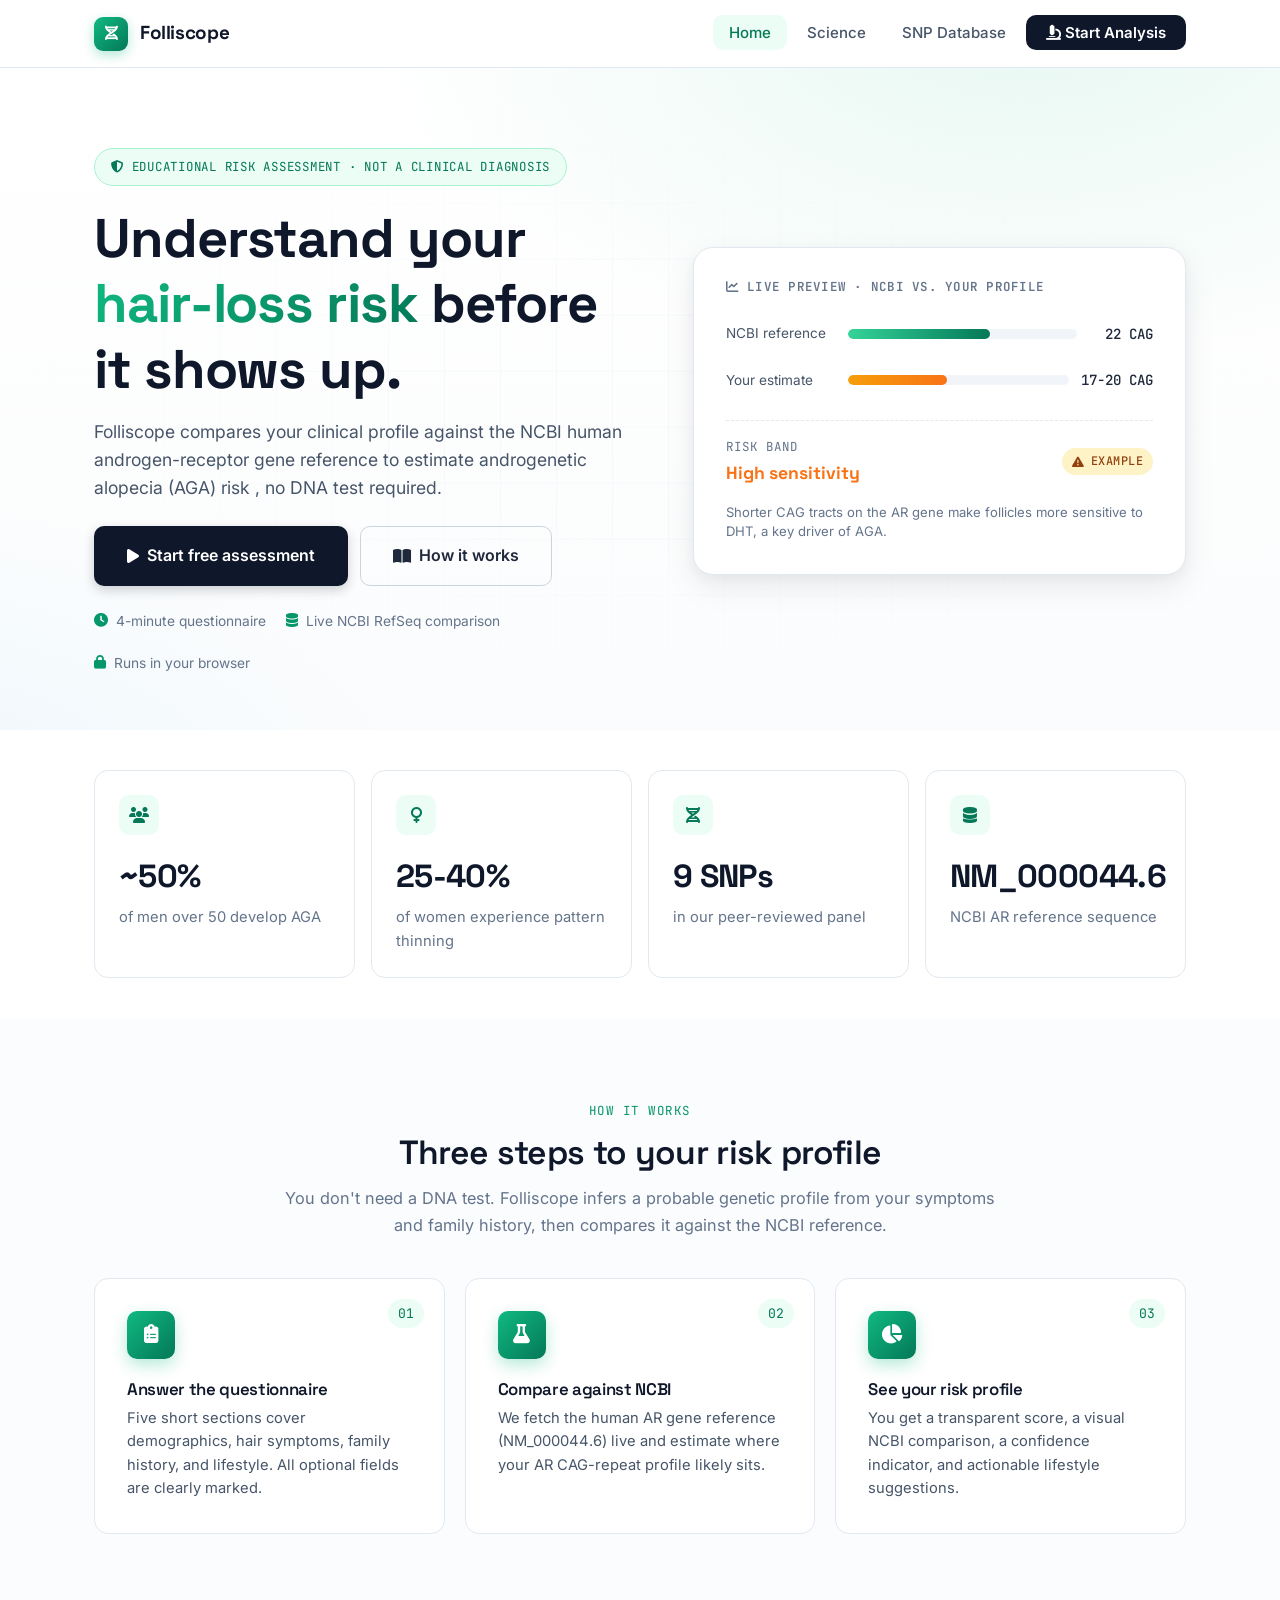
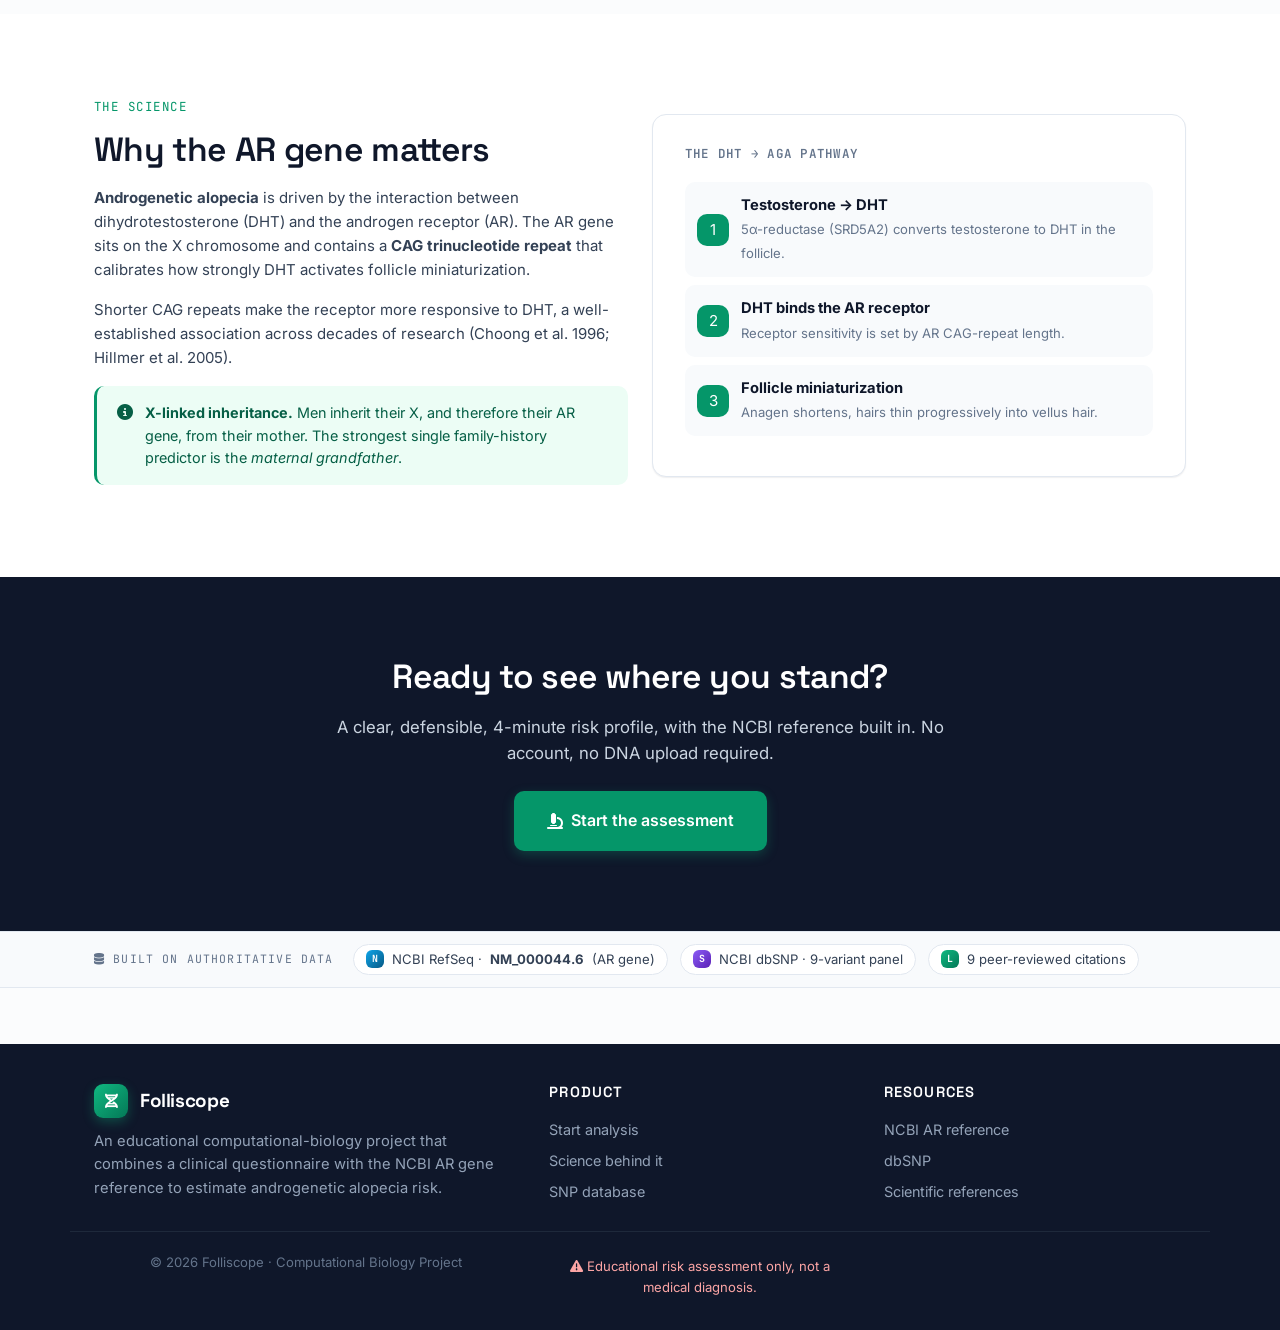
<file: frontend/index.html>
<!DOCTYPE html>
<html lang="en">
<head>
  <meta charset="UTF-8" />
  <meta name="viewport" content="width=device-width, initial-scale=1.0" />
  <title>Folliscope: Early-Warning Hair-Loss Risk Assessment</title>
  <meta name="description" content="Folliscope pairs a clinical questionnaire with the NCBI AR gene reference to give a transparent, education-friendly androgenetic alopecia risk profile." />
  <link rel="stylesheet" href="css/style.css" />
  <link rel="stylesheet" href="https://cdnjs.cloudflare.com/ajax/libs/font-awesome/6.5.0/css/all.min.css" />
</head>
<body>

<!-- ===== NAVBAR ===== -->
<nav class="navbar">
  <div class="container">
    <a href="index.html" class="brand">
      <div class="brand-mark"><i class="fa-solid fa-dna"></i></div>
      Folliscope
    </a>
    <ul class="nav-links" id="navLinks">
      <li><a href="index.html" class="active">Home</a></li>
      <li><a href="about.html">Science</a></li>
      <li><a href="database.html">SNP Database</a></li>
      <li><a href="analyze.html" class="nav-cta"><i class="fa-solid fa-microscope"></i> Start Analysis</a></li>
    </ul>
    <button class="hamburger" id="hamburger" aria-label="Menu"><i class="fa-solid fa-bars"></i></button>
  </div>
</nav>

<!-- ===== HERO ===== -->
<section class="hero">
  <div class="container hero-grid">
    <div>
      <span class="hero-eyebrow">
        <i class="fa-solid fa-shield-halved"></i>
        Educational risk assessment · Not a clinical diagnosis
      </span>
      <h1>Understand your <span class="accent">hair-loss risk</span> before it shows up.</h1>
      <p class="hero-lead">
        Folliscope compares your clinical profile against the NCBI human androgen-receptor
        gene reference to estimate androgenetic alopecia (AGA) risk , 
        no DNA test required.
      </p>
      <div class="hero-cta">
        <a href="analyze.html" class="btn btn--primary btn--lg">
          <i class="fa-solid fa-play"></i> Start free assessment
        </a>
        <a href="about.html" class="btn btn--ghost btn--lg">
          <i class="fa-solid fa-book-open"></i> How it works
        </a>
      </div>
      <div class="hero-meta">
        <div class="meta-item"><i class="fa-solid fa-clock"></i> 4-minute questionnaire</div>
        <div class="meta-item"><i class="fa-solid fa-database"></i> Live NCBI RefSeq comparison</div>
        <div class="meta-item"><i class="fa-solid fa-lock"></i> Runs in your browser</div>
      </div>
    </div>

    <!-- Right: live preview card -->
    <div class="hero-card">
      <h4><i class="fa-solid fa-chart-line"></i> Live preview · NCBI vs. your profile</h4>
      <div class="compare-row">
        <span class="label">NCBI reference</span>
        <div class="compare-bar"><div class="fill" style="width:62%"></div></div>
        <span class="val">22 CAG</span>
      </div>
      <div class="compare-row">
        <span class="label">Your estimate</span>
        <div class="compare-bar"><div class="fill fill--mod" style="width:45%"></div></div>
        <span class="val">17-20 CAG</span>
      </div>
      <div class="compare-divider"></div>
      <div style="display:flex;justify-content:space-between;align-items:center;">
        <div>
          <div style="font-size:0.78rem;color:var(--ink-500);font-family:var(--font-mono);text-transform:uppercase;letter-spacing:0.08em;">Risk band</div>
          <div style="font-family:var(--font-head);font-weight:700;color:var(--risk-high);font-size:1.1rem;margin-top:2px;">High sensitivity</div>
        </div>
        <span class="badge badge--warn"><i class="fa-solid fa-triangle-exclamation"></i> Example</span>
      </div>
      <p style="font-size:0.82rem;color:var(--ink-500);margin-top:var(--s-4);line-height:1.5;">
        Shorter CAG tracts on the AR gene make follicles more sensitive to DHT, a key driver of AGA.
      </p>
    </div>
  </div>
</section>

<!-- ===== STATS ===== -->
<section class="section section--alt section--tight">
  <div class="container">
    <div class="grid-4">
      <div class="stat-card">
        <div class="icon"><i class="fa-solid fa-users"></i></div>
        <div class="num">~50%</div>
        <div class="lbl">of men over 50 develop AGA</div>
      </div>
      <div class="stat-card">
        <div class="icon"><i class="fa-solid fa-venus"></i></div>
        <div class="num">25-40%</div>
        <div class="lbl">of women experience pattern thinning</div>
      </div>
      <div class="stat-card">
        <div class="icon"><i class="fa-solid fa-dna"></i></div>
        <div class="num">9 SNPs</div>
        <div class="lbl">in our peer-reviewed panel</div>
      </div>
      <div class="stat-card">
        <div class="icon"><i class="fa-solid fa-database"></i></div>
        <div class="num">NM_000044.6</div>
        <div class="lbl">NCBI AR reference sequence</div>
      </div>
    </div>
  </div>
</section>

<!-- ===== HOW IT WORKS ===== -->
<section class="section">
  <div class="container">
    <div class="section-head">
      <span class="eyebrow">How it works</span>
      <h2>Three steps to your risk profile</h2>
      <p>You don't need a DNA test. Folliscope infers a probable genetic profile from your symptoms and family history, then compares it against the NCBI reference.</p>
    </div>
    <div class="grid-3">
      <div class="step-card">
        <span class="num">01</span>
        <div class="icon"><i class="fa-solid fa-clipboard-list"></i></div>
        <h4>Answer the questionnaire</h4>
        <p>Five short sections cover demographics, hair symptoms, family history, and lifestyle. All optional fields are clearly marked.</p>
      </div>
      <div class="step-card">
        <span class="num">02</span>
        <div class="icon"><i class="fa-solid fa-flask"></i></div>
        <h4>Compare against NCBI</h4>
        <p>We fetch the human AR gene reference (NM_000044.6) live and estimate where your AR CAG-repeat profile likely sits.</p>
      </div>
      <div class="step-card">
        <span class="num">03</span>
        <div class="icon"><i class="fa-solid fa-chart-pie"></i></div>
        <h4>See your risk profile</h4>
        <p>You get a transparent score, a visual NCBI comparison, a confidence indicator, and actionable lifestyle suggestions.</p>
      </div>
    </div>
  </div>
</section>

<!-- ===== WHY IT MATTERS ===== -->
<section class="section section--alt">
  <div class="container">
    <div class="grid-2" style="align-items:center;">
      <div>
        <span class="eyebrow" style="font-family:var(--font-mono);font-size:0.78rem;color:var(--brand-600);text-transform:uppercase;letter-spacing:0.12em;">The science</span>
        <h2 style="margin:var(--s-3) 0 var(--s-4);">Why the AR gene matters</h2>
        <p style="margin-bottom:var(--s-4);">
          <strong>Androgenetic alopecia</strong> is driven by the interaction between dihydrotestosterone (DHT)
          and the androgen receptor (AR). The AR gene sits on the X chromosome and contains a
          <strong>CAG trinucleotide repeat</strong> that calibrates how strongly DHT activates follicle miniaturization.
        </p>
        <p style="margin-bottom:var(--s-4);">
          Shorter CAG repeats make the receptor more responsive to DHT, a well-established
          association across decades of research (Choong et al. 1996; Hillmer et al. 2005).
        </p>
        <div class="info info--success">
          <i class="fa-solid fa-circle-info"></i>
          <div>
            <strong>X-linked inheritance.</strong> Men inherit their X, and therefore their AR gene, from their mother. The strongest single family-history predictor is the <em>maternal grandfather</em>.
          </div>
        </div>
      </div>
      <div class="card" style="padding:var(--s-7);">
        <h4 style="font-family:var(--font-mono);font-size:0.78rem;text-transform:uppercase;letter-spacing:0.1em;color:var(--ink-500);margin-bottom:var(--s-5);">
          The DHT &rarr; AGA pathway
        </h4>
        <div style="display:flex;align-items:center;gap:var(--s-3);padding:var(--s-3);background:var(--ink-50);border-radius:var(--r-md);margin-bottom:var(--s-2);">
          <div style="width:32px;height:32px;border-radius:var(--r-md);background:var(--brand-600);color:#fff;display:flex;align-items:center;justify-content:center;flex-shrink:0;">1</div>
          <div><strong style="display:block;color:var(--ink-900);font-size:0.92rem;">Testosterone &rarr; DHT</strong><span style="font-size:0.82rem;color:var(--ink-500);">5&alpha;-reductase (SRD5A2) converts testosterone to DHT in the follicle.</span></div>
        </div>
        <div style="display:flex;align-items:center;gap:var(--s-3);padding:var(--s-3);background:var(--ink-50);border-radius:var(--r-md);margin-bottom:var(--s-2);">
          <div style="width:32px;height:32px;border-radius:var(--r-md);background:var(--brand-600);color:#fff;display:flex;align-items:center;justify-content:center;flex-shrink:0;">2</div>
          <div><strong style="display:block;color:var(--ink-900);font-size:0.92rem;">DHT binds the AR receptor</strong><span style="font-size:0.82rem;color:var(--ink-500);">Receptor sensitivity is set by AR CAG-repeat length.</span></div>
        </div>
        <div style="display:flex;align-items:center;gap:var(--s-3);padding:var(--s-3);background:var(--ink-50);border-radius:var(--r-md);margin-bottom:var(--s-2);">
          <div style="width:32px;height:32px;border-radius:var(--r-md);background:var(--brand-600);color:#fff;display:flex;align-items:center;justify-content:center;flex-shrink:0;">3</div>
          <div><strong style="display:block;color:var(--ink-900);font-size:0.92rem;">Follicle miniaturization</strong><span style="font-size:0.82rem;color:var(--ink-500);">Anagen shortens, hairs thin progressively into vellus hair.</span></div>
        </div>
      </div>
    </div>
  </div>
</section>

<!-- ===== FINAL CTA ===== -->
<section class="section section--ink">
  <div class="container" style="text-align:center;max-width:720px;">
    <h2 style="color:#fff;margin-bottom:var(--s-4);">Ready to see where you stand?</h2>
    <p style="color:var(--ink-300);font-size:1.05rem;margin-bottom:var(--s-6);">
      A clear, defensible, 4-minute risk profile, with the NCBI reference built in.
      No account, no DNA upload required.
    </p>
    <a href="analyze.html" class="btn btn--brand btn--lg">
      <i class="fa-solid fa-microscope"></i> Start the assessment
    </a>
  </div>
</section>

<!-- ===== DATA SOURCES STRIP (always visible, establishes provenance) ===== -->
<section class="data-sources">
  <div class="container">
    <span class="label"><i class="fa-solid fa-database"></i> Built on authoritative data</span>
    <div class="src-list">
      <a class="src" href="https://www.ncbi.nlm.nih.gov/nuccore/NM_000044.6" target="_blank" rel="noopener">
        <span class="ic">N</span> NCBI RefSeq · <strong>NM_000044.6</strong> (AR gene)
      </a>
      <a class="src" href="https://www.ncbi.nlm.nih.gov/snp/" target="_blank" rel="noopener">
        <span class="ic ic--snp">S</span> NCBI dbSNP · 9-variant panel
      </a>
      <a class="src" href="about.html#references">
        <span class="ic ic--lit">L</span> 9 peer-reviewed citations
      </a>
    </div>
  </div>
</section>

<!-- ===== FOOTER ===== -->
<footer class="footer">
  <div class="container">
    <div>
      <a href="index.html" class="brand">
        <div class="brand-mark"><i class="fa-solid fa-dna"></i></div>
        Folliscope
      </a>
      <p>An educational computational-biology project that combines a clinical questionnaire with the NCBI AR gene reference to estimate androgenetic alopecia risk.</p>
    </div>
    <div>
      <h5>Product</h5>
      <ul>
        <li><a href="analyze.html">Start analysis</a></li>
        <li><a href="about.html">Science behind it</a></li>
        <li><a href="database.html">SNP database</a></li>
      </ul>
    </div>
    <div>
      <h5>Resources</h5>
      <ul>
        <li><a href="https://www.ncbi.nlm.nih.gov/nuccore/NM_000044.6" target="_blank" rel="noopener">NCBI AR reference</a></li>
        <li><a href="https://www.ncbi.nlm.nih.gov/snp/" target="_blank" rel="noopener">dbSNP</a></li>
        <li><a href="about.html#references">Scientific references</a></li>
      </ul>
    </div>
  </div>
  <div class="container footer-bottom">
    <div>&copy; 2026 Folliscope · Computational Biology Project</div>
    <div class="disclaimer"><i class="fa-solid fa-triangle-exclamation"></i> Educational risk assessment only, not a medical diagnosis.</div>
  </div>
</footer>

<script>
  document.getElementById('hamburger')?.addEventListener('click', () => {
    document.getElementById('navLinks').classList.toggle('open');
  });
</script>
</body>
</html>
</file>
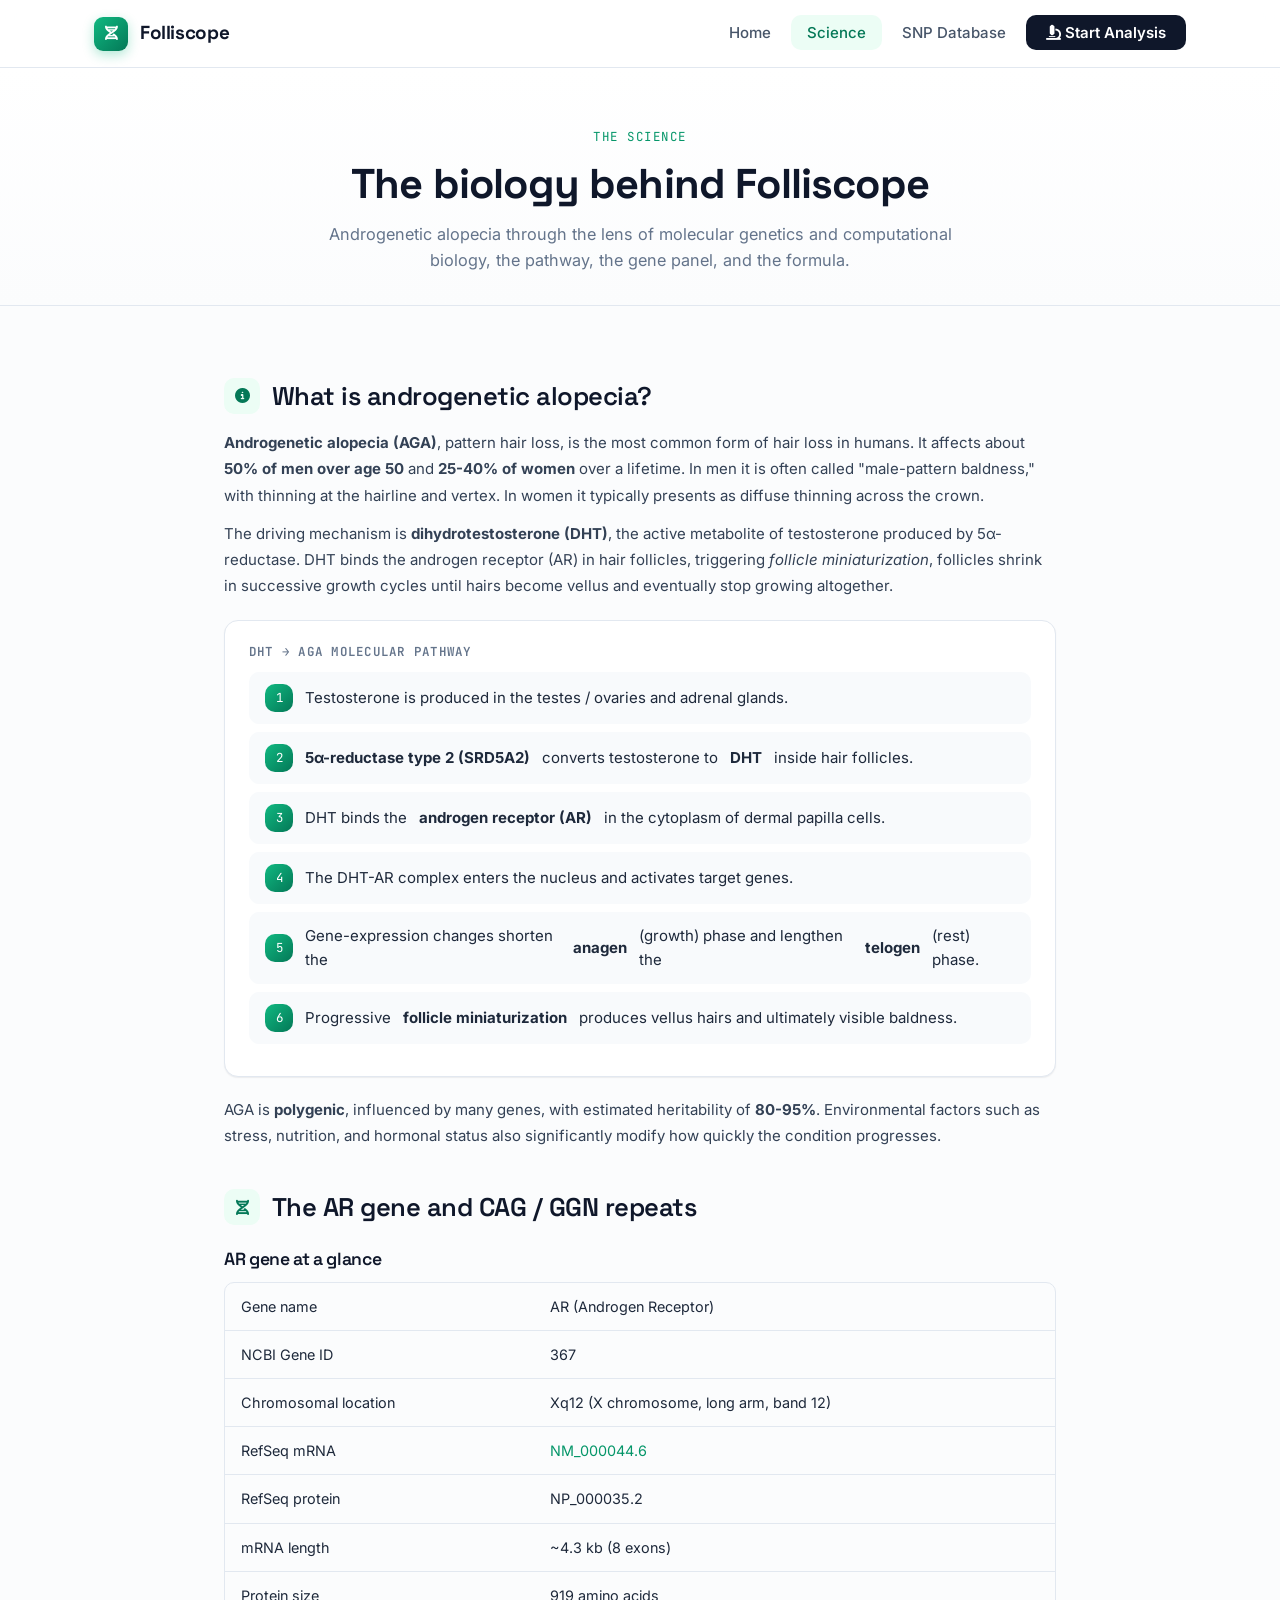
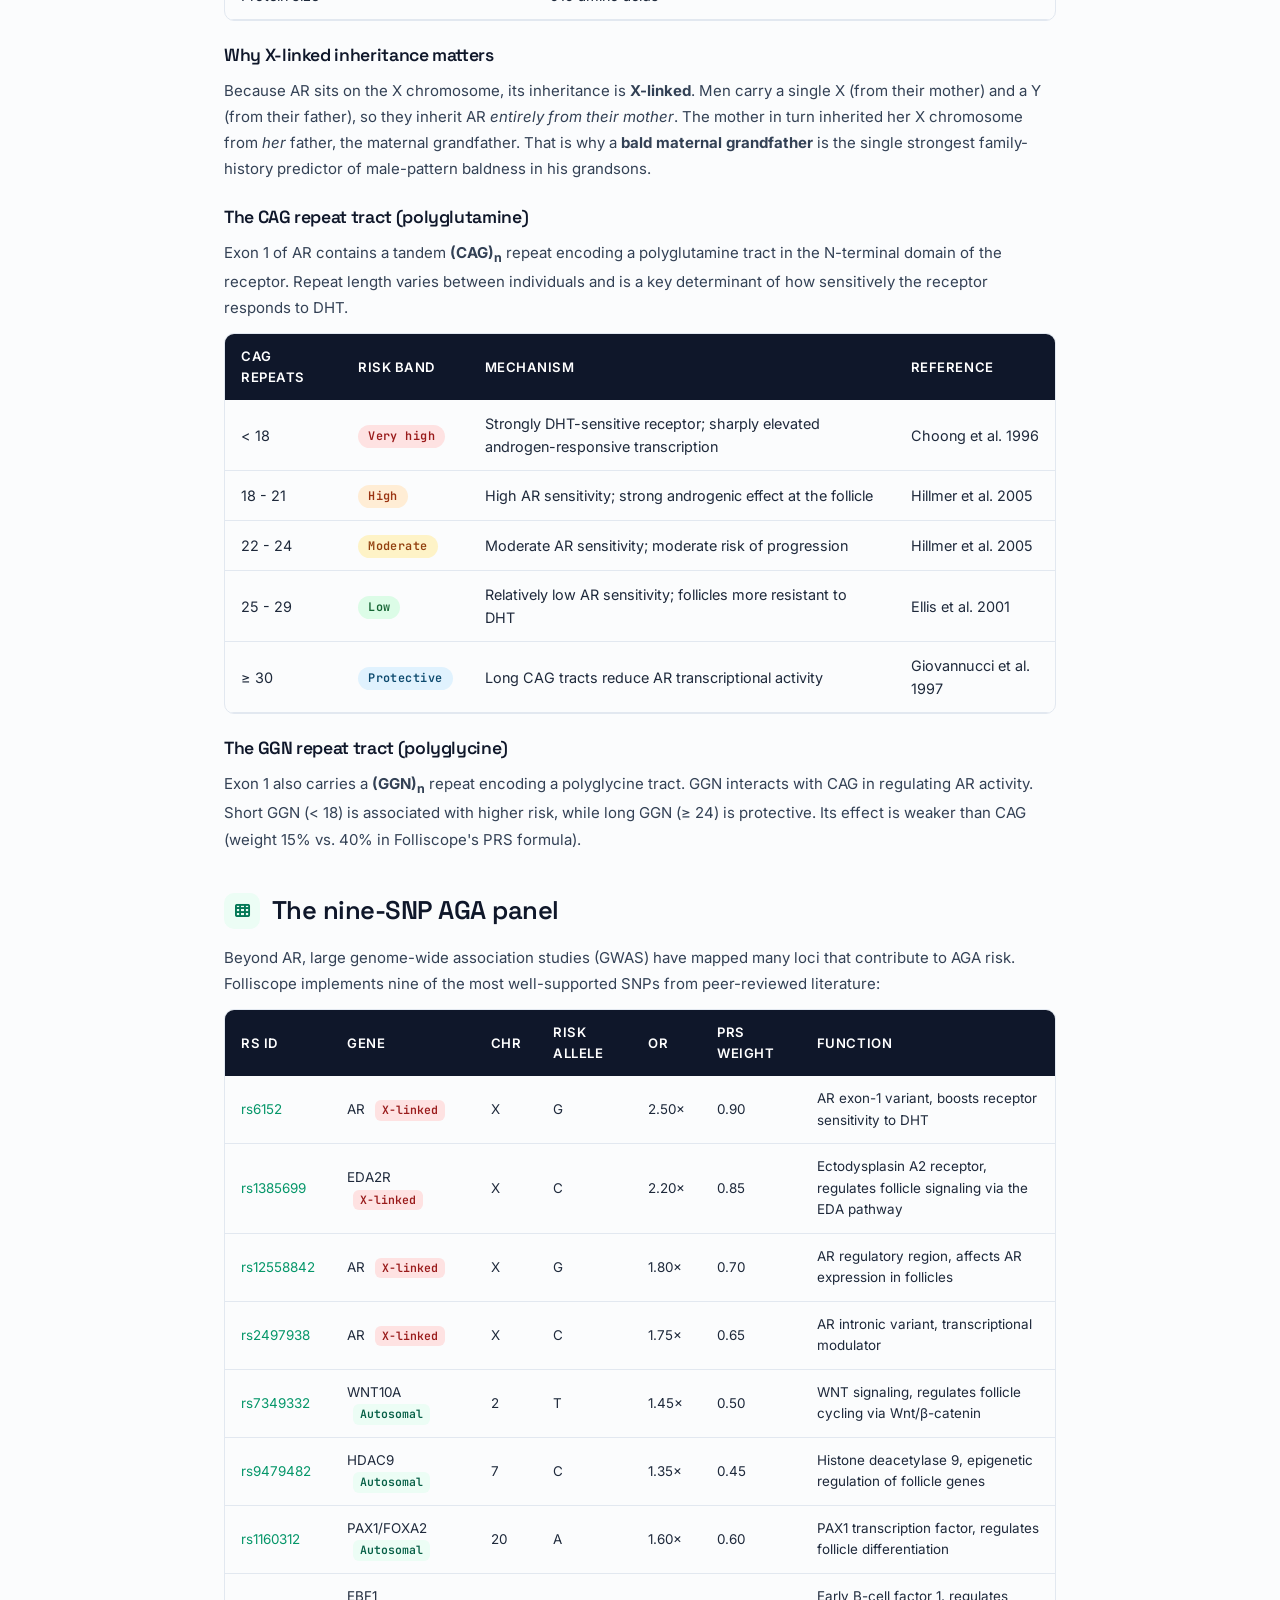
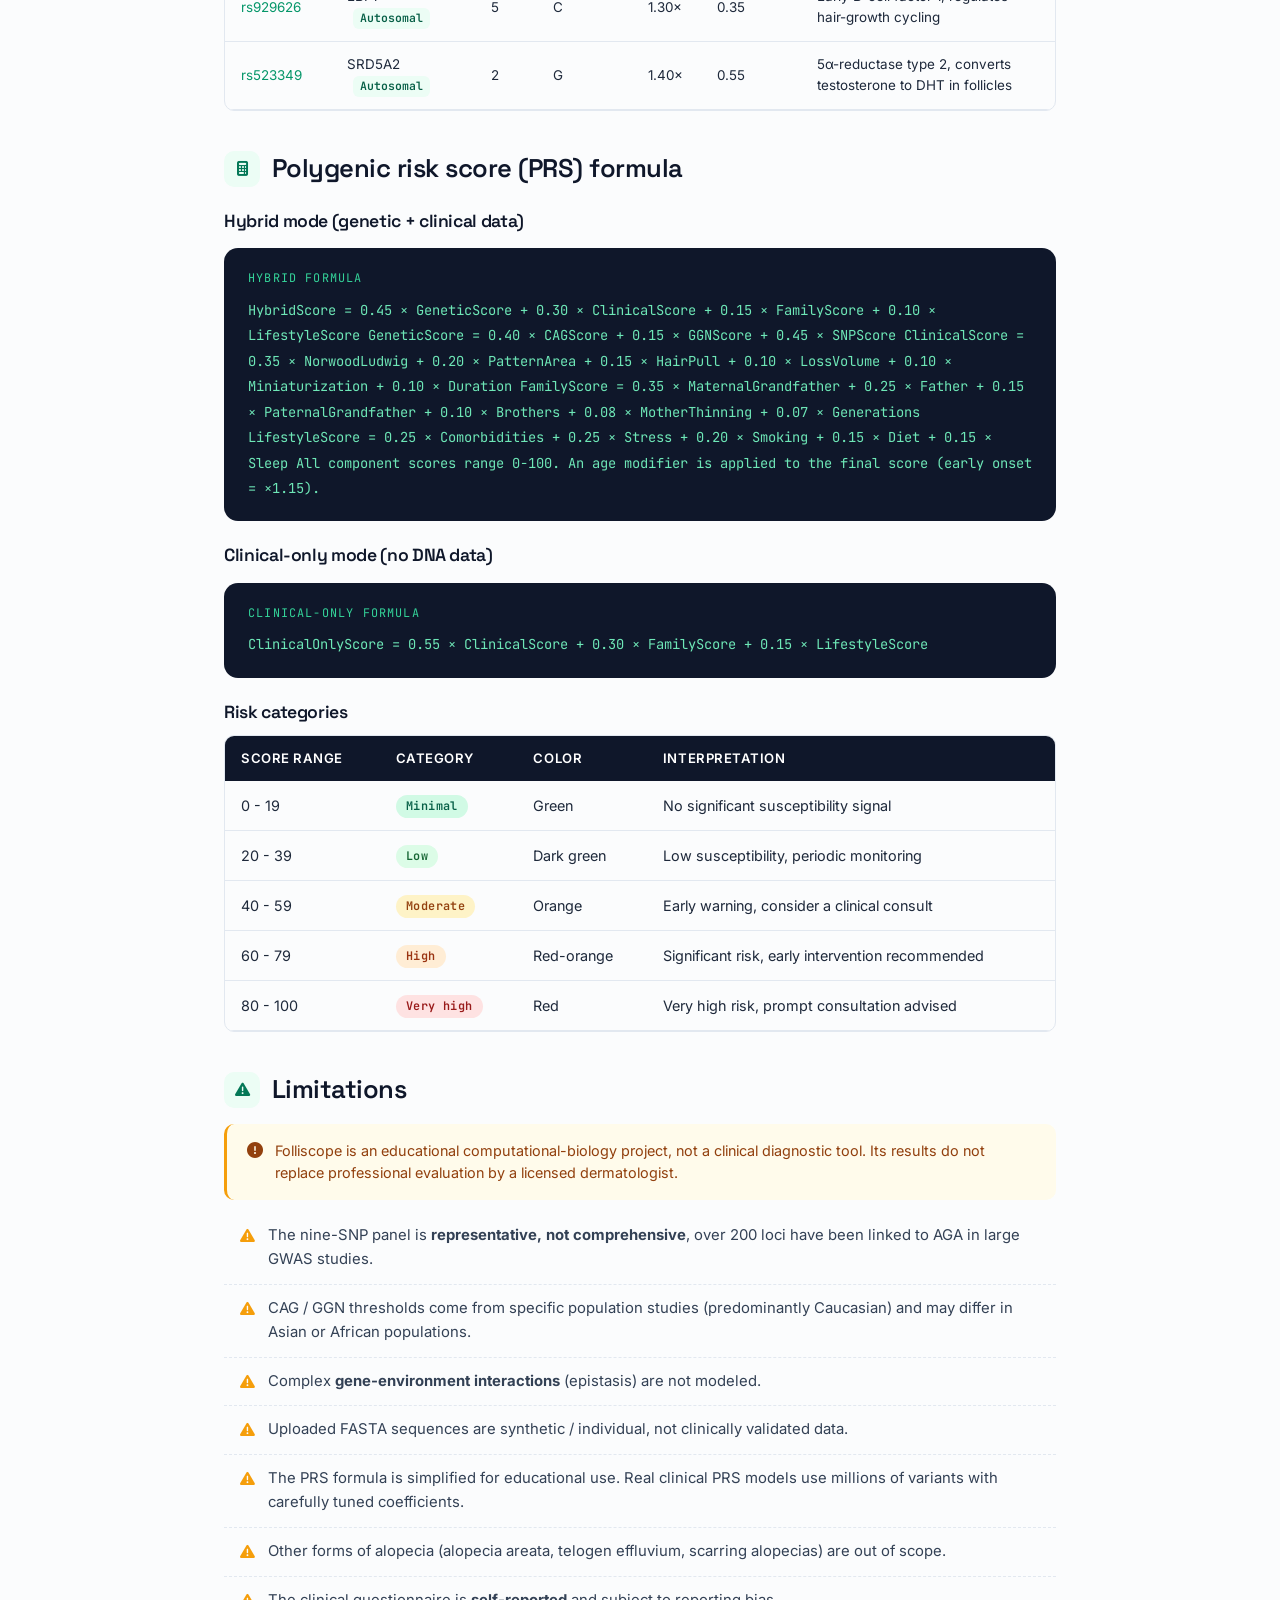
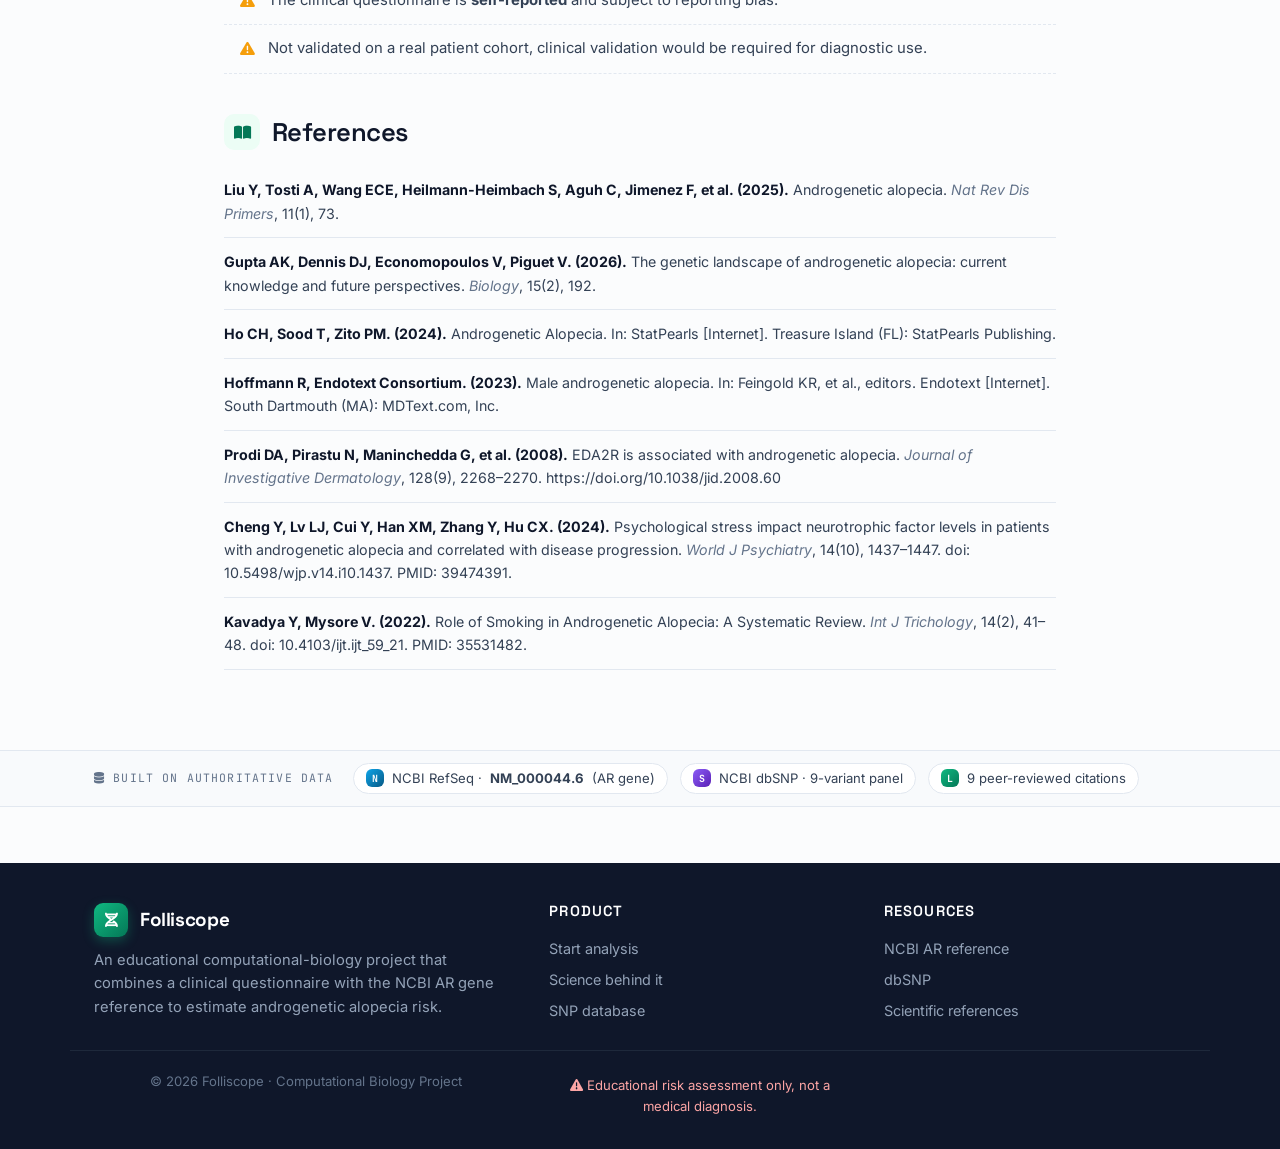
<file: frontend/about.html>
<!DOCTYPE html>
<html lang="en">
<head>
  <meta charset="UTF-8" />
  <meta name="viewport" content="width=device-width, initial-scale=1.0" />
  <title>The science | Folliscope</title>
  <meta name="description" content="The biological pathway, gene panel, and risk-score formula behind Folliscope's androgenetic alopecia estimate." />
  <link rel="stylesheet" href="css/style.css" />
  <link rel="stylesheet" href="https://cdnjs.cloudflare.com/ajax/libs/font-awesome/6.5.0/css/all.min.css" />
  <style>
    .doc { max-width: 880px; margin: 0 auto; }
    .doc h2 { font-family: var(--font-head); margin: var(--s-8) 0 var(--s-4); display: flex; align-items: center; gap: var(--s-3); font-size: 1.6rem; }
    .doc h2 .ic { width: 36px; height: 36px; border-radius: var(--r-md); background: var(--brand-50); color: var(--brand-700); display: inline-flex; align-items: center; justify-content: center; font-size: 0.95rem; }
    .doc h3 { font-family: var(--font-head); margin: var(--s-6) 0 var(--s-3); font-size: 1.1rem; color: var(--ink-900); }
    .doc p  { line-height: 1.75; margin-bottom: var(--s-3); }

    .pathway { background: var(--white); border: 1px solid var(--ink-200); border-radius: var(--r-lg); padding: var(--s-6); box-shadow: var(--sh-sm); margin: var(--s-5) 0; }
    .pathway-step { display: flex; align-items: center; gap: var(--s-3); padding: var(--s-3) var(--s-4); background: var(--ink-50); border-radius: var(--r-md); margin: var(--s-2) 0; font-size: 0.94rem; }
    .pathway-step .n { width: 28px; height: 28px; border-radius: var(--r-md); background: linear-gradient(135deg, var(--brand-500), var(--brand-700)); color: #fff; display: inline-flex; align-items: center; justify-content: center; font-family: var(--font-mono); font-size: 0.78rem; flex-shrink: 0; }

    .formula-box { background: var(--ink-900); color: var(--brand-300); font-family: var(--font-mono); font-size: 0.86rem; padding: var(--s-5) var(--s-6); border-radius: var(--r-lg); line-height: 1.85; margin: var(--s-4) 0; overflow-x: auto; }
    .formula-box .title { display: block; font-family: var(--font-mono); font-size: 0.74rem; color: var(--brand-400); text-transform: uppercase; letter-spacing: 0.1em; margin-bottom: var(--s-2); }

    .risk-tag { display: inline-block; padding: 2px 10px; border-radius: var(--r-full); font-family: var(--font-mono); font-size: 0.74rem; font-weight: 600; letter-spacing: 0.04em; }
    .tag-minimal   { background: var(--brand-100); color: var(--brand-800); }
    .tag-low       { background: #dcfce7;          color: #166534; }
    .tag-moderate  { background: #fef3c7;          color: #92400e; }
    .tag-high      { background: #ffedd5;          color: #9a3412; }
    .tag-very-high { background: #fee2e2;          color: #991b1b; }
    .tag-protective{ background: #e0f2fe;          color: #0c4a6e; }

    .snp-badge { display: inline-block; padding: 1px 7px; border-radius: var(--r-sm); font-family: var(--font-mono); font-size: 0.72rem; font-weight: 600; margin-left: 6px; }
    .snp-x    { background: #fee2e2; color: #991b1b; }
    .snp-auto { background: var(--brand-50); color: var(--brand-800); }

    .limit-list { list-style: none; padding: 0; }
    .limit-list li { padding: var(--s-3) var(--s-4) var(--s-3) 44px; position: relative; border-bottom: 1px dashed var(--ink-200); color: var(--ink-700); font-size: 0.93rem; line-height: 1.6; }
    .limit-list li::before { content: '\f071'; font-family: 'Font Awesome 6 Free'; font-weight: 900; color: var(--warning); position: absolute; left: 16px; top: var(--s-3); }

    .ref-list { list-style: none; padding: 0; }
    .ref-list li { padding: var(--s-3) 0; border-bottom: 1px solid var(--ink-200); font-size: 0.89rem; line-height: 1.65; color: var(--ink-700); }
    .ref-list li strong { color: var(--ink-900); }
    .ref-list li em { color: var(--ink-500); }
  </style>
</head>
<body>

<!-- ===== NAVBAR ===== -->
<nav class="navbar">
  <div class="container">
    <a href="index.html" class="brand">
      <div class="brand-mark"><i class="fa-solid fa-dna"></i></div>
      Folliscope
    </a>
    <ul class="nav-links" id="navLinks">
      <li><a href="index.html">Home</a></li>
      <li><a href="about.html" class="active">Science</a></li>
      <li><a href="database.html">SNP Database</a></li>
      <li><a href="analyze.html" class="nav-cta"><i class="fa-solid fa-microscope"></i> Start Analysis</a></li>
    </ul>
    <button class="hamburger" id="hamburger" aria-label="Menu"><i class="fa-solid fa-bars"></i></button>
  </div>
</nav>

<!-- ===== PAGE HEAD ===== -->
<section class="page-head">
  <div class="container">
    <span class="eyebrow">The science</span>
    <h1>The biology behind Folliscope</h1>
    <p>Androgenetic alopecia through the lens of molecular genetics and computational biology, the pathway, the gene panel, and the formula.</p>
  </div>
</section>

<!-- ===== CONTENT ===== -->
<section class="section" style="padding-top:var(--s-7);">
  <div class="container doc">

    <!-- ── What is AGA ── -->
    <h2><span class="ic"><i class="fa-solid fa-circle-info"></i></span> What is androgenetic alopecia?</h2>
    <p>
      <strong>Androgenetic alopecia (AGA)</strong>, pattern hair loss, is the most common form of hair loss in humans.
      It affects about <strong>50% of men over age 50</strong> and <strong>25-40% of women</strong> over a lifetime.
      In men it is often called "male-pattern baldness," with thinning at the hairline and vertex.
      In women it typically presents as diffuse thinning across the crown.
    </p>
    <p>
      The driving mechanism is <strong>dihydrotestosterone (DHT)</strong>, the active metabolite of testosterone produced
      by 5α-reductase. DHT binds the androgen receptor (AR) in hair follicles, triggering
      <em>follicle miniaturization</em>, follicles shrink in successive growth cycles until hairs become vellus and
      eventually stop growing altogether.
    </p>

    <div class="pathway">
      <h4 style="font-family:var(--font-mono);font-size:0.78rem;text-transform:uppercase;letter-spacing:0.1em;color:var(--ink-500);margin-bottom:var(--s-3);">DHT → AGA molecular pathway</h4>
      <div class="pathway-step"><span class="n">1</span> Testosterone is produced in the testes / ovaries and adrenal glands.</div>
      <div class="pathway-step"><span class="n">2</span> <strong>5α-reductase type 2 (SRD5A2)</strong> converts testosterone to <strong>DHT</strong> inside hair follicles.</div>
      <div class="pathway-step"><span class="n">3</span> DHT binds the <strong>androgen receptor (AR)</strong> in the cytoplasm of dermal papilla cells.</div>
      <div class="pathway-step"><span class="n">4</span> The DHT-AR complex enters the nucleus and activates target genes.</div>
      <div class="pathway-step"><span class="n">5</span> Gene-expression changes shorten the <strong>anagen</strong> (growth) phase and lengthen the <strong>telogen</strong> (rest) phase.</div>
      <div class="pathway-step"><span class="n">6</span> Progressive <strong>follicle miniaturization</strong> produces vellus hairs and ultimately visible baldness.</div>
    </div>

    <p>
      AGA is <strong>polygenic</strong>, influenced by many genes, with estimated heritability of
      <strong>80-95%</strong>. Environmental factors such as stress, nutrition, and hormonal status also significantly
      modify how quickly the condition progresses.
    </p>

    <!-- ── AR gene + CAG ── -->
    <h2><span class="ic"><i class="fa-solid fa-dna"></i></span> The AR gene and CAG / GGN repeats</h2>

    <h3>AR gene at a glance</h3>
    <div class="tbl-wrap">
      <table class="tbl">
        <tbody>
          <tr><td>Gene name</td><td>AR (Androgen Receptor)</td></tr>
          <tr><td>NCBI Gene ID</td><td>367</td></tr>
          <tr><td>Chromosomal location</td><td>Xq12 (X chromosome, long arm, band 12)</td></tr>
          <tr><td>RefSeq mRNA</td><td><a href="https://www.ncbi.nlm.nih.gov/nuccore/NM_000044.6" target="_blank" rel="noopener">NM_000044.6</a></td></tr>
          <tr><td>RefSeq protein</td><td>NP_000035.2</td></tr>
          <tr><td>mRNA length</td><td>~4.3 kb (8 exons)</td></tr>
          <tr><td>Protein size</td><td>919 amino acids</td></tr>
        </tbody>
      </table>
    </div>

    <h3>Why X-linked inheritance matters</h3>
    <p>
      Because AR sits on the X chromosome, its inheritance is <strong>X-linked</strong>. Men carry a single X (from their mother)
      and a Y (from their father), so they inherit AR <em>entirely from their mother</em>. The mother in turn inherited her
      X chromosome from <em>her</em> father, the maternal grandfather. That is why a <strong>bald maternal grandfather</strong>
      is the single strongest family-history predictor of male-pattern baldness in his grandsons.
    </p>

    <h3>The CAG repeat tract (polyglutamine)</h3>
    <p>
      Exon 1 of AR contains a tandem <strong>(CAG)<sub>n</sub></strong> repeat encoding a polyglutamine tract in the
      N-terminal domain of the receptor. Repeat length varies between individuals and is a key determinant of how
      sensitively the receptor responds to DHT.
    </p>

    <div class="tbl-wrap">
      <table class="tbl">
        <thead><tr><th>CAG repeats</th><th>Risk band</th><th>Mechanism</th><th>Reference</th></tr></thead>
        <tbody>
          <tr><td>&lt; 18</td><td><span class="risk-tag tag-very-high">Very high</span></td><td>Strongly DHT-sensitive receptor; sharply elevated androgen-responsive transcription</td><td>Choong et al. 1996</td></tr>
          <tr><td>18 - 21</td><td><span class="risk-tag tag-high">High</span></td><td>High AR sensitivity; strong androgenic effect at the follicle</td><td>Hillmer et al. 2005</td></tr>
          <tr><td>22 - 24</td><td><span class="risk-tag tag-moderate">Moderate</span></td><td>Moderate AR sensitivity; moderate risk of progression</td><td>Hillmer et al. 2005</td></tr>
          <tr><td>25 - 29</td><td><span class="risk-tag tag-low">Low</span></td><td>Relatively low AR sensitivity; follicles more resistant to DHT</td><td>Ellis et al. 2001</td></tr>
          <tr><td>≥ 30</td><td><span class="risk-tag tag-protective">Protective</span></td><td>Long CAG tracts reduce AR transcriptional activity</td><td>Giovannucci et al. 1997</td></tr>
        </tbody>
      </table>
    </div>

    <h3>The GGN repeat tract (polyglycine)</h3>
    <p>
      Exon 1 also carries a <strong>(GGN)<sub>n</sub></strong> repeat encoding a polyglycine tract. GGN interacts with CAG
      in regulating AR activity. Short GGN (&lt; 18) is associated with higher risk, while long GGN (≥ 24) is protective.
      Its effect is weaker than CAG (weight 15% vs. 40% in Folliscope's PRS formula).
    </p>

    <!-- ── SNP panel ── -->
    <h2><span class="ic"><i class="fa-solid fa-table-cells"></i></span> The nine-SNP AGA panel</h2>
    <p>
      Beyond AR, large genome-wide association studies (GWAS) have mapped many loci that contribute to AGA risk.
      Folliscope implements nine of the most well-supported SNPs from peer-reviewed literature:
    </p>

    <div class="tbl-wrap">
      <table class="tbl" style="font-size:0.84rem;">
        <thead><tr><th>rs ID</th><th>Gene</th><th>Chr</th><th>Risk allele</th><th>OR</th><th>PRS weight</th><th>Function</th></tr></thead>
        <tbody>
          <tr><td><a href="https://www.ncbi.nlm.nih.gov/snp/rs6152"     target="_blank" rel="noopener">rs6152</a></td><td>AR <span class="snp-badge snp-x">X-linked</span></td><td>X</td><td>G</td><td>2.50×</td><td>0.90</td><td>AR exon-1 variant, boosts receptor sensitivity to DHT</td></tr>
          <tr><td><a href="https://www.ncbi.nlm.nih.gov/snp/rs1385699"  target="_blank" rel="noopener">rs1385699</a></td><td>EDA2R <span class="snp-badge snp-x">X-linked</span></td><td>X</td><td>C</td><td>2.20×</td><td>0.85</td><td>Ectodysplasin A2 receptor, regulates follicle signaling via the EDA pathway</td></tr>
          <tr><td><a href="https://www.ncbi.nlm.nih.gov/snp/rs12558842" target="_blank" rel="noopener">rs12558842</a></td><td>AR <span class="snp-badge snp-x">X-linked</span></td><td>X</td><td>G</td><td>1.80×</td><td>0.70</td><td>AR regulatory region, affects AR expression in follicles</td></tr>
          <tr><td><a href="https://www.ncbi.nlm.nih.gov/snp/rs2497938"  target="_blank" rel="noopener">rs2497938</a></td><td>AR <span class="snp-badge snp-x">X-linked</span></td><td>X</td><td>C</td><td>1.75×</td><td>0.65</td><td>AR intronic variant, transcriptional modulator</td></tr>
          <tr><td><a href="https://www.ncbi.nlm.nih.gov/snp/rs7349332"  target="_blank" rel="noopener">rs7349332</a></td><td>WNT10A <span class="snp-badge snp-auto">Autosomal</span></td><td>2</td><td>T</td><td>1.45×</td><td>0.50</td><td>WNT signaling, regulates follicle cycling via Wnt/β-catenin</td></tr>
          <tr><td><a href="https://www.ncbi.nlm.nih.gov/snp/rs9479482"  target="_blank" rel="noopener">rs9479482</a></td><td>HDAC9 <span class="snp-badge snp-auto">Autosomal</span></td><td>7</td><td>C</td><td>1.35×</td><td>0.45</td><td>Histone deacetylase 9, epigenetic regulation of follicle genes</td></tr>
          <tr><td><a href="https://www.ncbi.nlm.nih.gov/snp/rs1160312"  target="_blank" rel="noopener">rs1160312</a></td><td>PAX1/FOXA2 <span class="snp-badge snp-auto">Autosomal</span></td><td>20</td><td>A</td><td>1.60×</td><td>0.60</td><td>PAX1 transcription factor, regulates follicle differentiation</td></tr>
          <tr><td><a href="https://www.ncbi.nlm.nih.gov/snp/rs929626"   target="_blank" rel="noopener">rs929626</a></td><td>EBF1 <span class="snp-badge snp-auto">Autosomal</span></td><td>5</td><td>C</td><td>1.30×</td><td>0.35</td><td>Early B-cell factor 1, regulates hair-growth cycling</td></tr>
          <tr><td><a href="https://www.ncbi.nlm.nih.gov/snp/rs523349"   target="_blank" rel="noopener">rs523349</a></td><td>SRD5A2 <span class="snp-badge snp-auto">Autosomal</span></td><td>2</td><td>G</td><td>1.40×</td><td>0.55</td><td>5α-reductase type 2, converts testosterone to DHT in follicles</td></tr>
        </tbody>
      </table>
    </div>

    <!-- ── Formula ── -->
    <h2><span class="ic"><i class="fa-solid fa-calculator"></i></span> Polygenic risk score (PRS) formula</h2>

    <h3>Hybrid mode (genetic + clinical data)</h3>
    <div class="formula-box">
      <span class="title">Hybrid formula</span>
HybridScore   = 0.45 × GeneticScore + 0.30 × ClinicalScore + 0.15 × FamilyScore + 0.10 × LifestyleScore

GeneticScore  = 0.40 × CAGScore + 0.15 × GGNScore + 0.45 × SNPScore
ClinicalScore = 0.35 × NorwoodLudwig + 0.20 × PatternArea + 0.15 × HairPull + 0.10 × LossVolume + 0.10 × Miniaturization + 0.10 × Duration
FamilyScore   = 0.35 × MaternalGrandfather + 0.25 × Father + 0.15 × PaternalGrandfather + 0.10 × Brothers + 0.08 × MotherThinning + 0.07 × Generations
LifestyleScore = 0.25 × Comorbidities + 0.25 × Stress + 0.20 × Smoking + 0.15 × Diet + 0.15 × Sleep

All component scores range 0-100. An age modifier is applied to the final score (early onset = ×1.15).
    </div>

    <h3>Clinical-only mode (no DNA data)</h3>
    <div class="formula-box">
      <span class="title">Clinical-only formula</span>
ClinicalOnlyScore = 0.55 × ClinicalScore + 0.30 × FamilyScore + 0.15 × LifestyleScore
    </div>

    <h3>Risk categories</h3>
    <div class="tbl-wrap">
      <table class="tbl">
        <thead><tr><th>Score range</th><th>Category</th><th>Color</th><th>Interpretation</th></tr></thead>
        <tbody>
          <tr><td>0 - 19</td><td><span class="risk-tag tag-minimal">Minimal</span></td><td>Green</td><td>No significant susceptibility signal</td></tr>
          <tr><td>20 - 39</td><td><span class="risk-tag tag-low">Low</span></td><td>Dark green</td><td>Low susceptibility, periodic monitoring</td></tr>
          <tr><td>40 - 59</td><td><span class="risk-tag tag-moderate">Moderate</span></td><td>Orange</td><td>Early warning, consider a clinical consult</td></tr>
          <tr><td>60 - 79</td><td><span class="risk-tag tag-high">High</span></td><td>Red-orange</td><td>Significant risk, early intervention recommended</td></tr>
          <tr><td>80 - 100</td><td><span class="risk-tag tag-very-high">Very high</span></td><td>Red</td><td>Very high risk, prompt consultation advised</td></tr>
        </tbody>
      </table>
    </div>

    <!-- ── Limitations ── -->
    <h2><span class="ic"><i class="fa-solid fa-triangle-exclamation"></i></span> Limitations</h2>

    <div class="info info--warn">
      <i class="fa-solid fa-circle-exclamation"></i>
      <div>
        Folliscope is an educational computational-biology project, not a clinical diagnostic tool.
        Its results do not replace professional evaluation by a licensed dermatologist.
      </div>
    </div>

    <ul class="limit-list">
      <li>The nine-SNP panel is <strong>representative, not comprehensive</strong>, over 200 loci have been linked to AGA in large GWAS studies.</li>
      <li>CAG / GGN thresholds come from specific population studies (predominantly Caucasian) and may differ in Asian or African populations.</li>
      <li>Complex <strong>gene-environment interactions</strong> (epistasis) are not modeled.</li>
      <li>Uploaded FASTA sequences are synthetic / individual, not clinically validated data.</li>
      <li>The PRS formula is simplified for educational use. Real clinical PRS models use millions of variants with carefully tuned coefficients.</li>
      <li>Other forms of alopecia (alopecia areata, telogen effluvium, scarring alopecias) are out of scope.</li>
      <li>The clinical questionnaire is <strong>self-reported</strong> and subject to reporting bias.</li>
      <li>Not validated on a real patient cohort, clinical validation would be required for diagnostic use.</li>
    </ul>

    <!-- ── References ── -->
    <h2 id="references"><span class="ic"><i class="fa-solid fa-book-open"></i></span> References</h2>
    <ul class="ref-list">
      <li><strong>Liu Y, Tosti A, Wang ECE, Heilmann-Heimbach S, Aguh C, Jimenez F, et al. (2025).</strong> Androgenetic alopecia. <em>Nat Rev Dis Primers</em>, 11(1), 73.</li>
      <li><strong>Gupta AK, Dennis DJ, Economopoulos V, Piguet V. (2026).</strong> The genetic landscape of androgenetic alopecia: current knowledge and future perspectives. <em>Biology</em>, 15(2), 192.</li>
      <li><strong>Ho CH, Sood T, Zito PM. (2024).</strong> Androgenetic Alopecia. In: StatPearls [Internet]. Treasure Island (FL): StatPearls Publishing.</li>
      <li><strong>Hoffmann R, Endotext Consortium. (2023).</strong> Male androgenetic alopecia. In: Feingold KR, et al., editors. Endotext [Internet]. South Dartmouth (MA): MDText.com, Inc.</li>
      <li><strong>Prodi DA, Pirastu N, Maninchedda G, et al. (2008).</strong> EDA2R is associated with androgenetic alopecia. <em>Journal of Investigative Dermatology</em>, 128(9), 2268–2270. https://doi.org/10.1038/jid.2008.60</li>
      <li><strong>Cheng Y, Lv LJ, Cui Y, Han XM, Zhang Y, Hu CX. (2024).</strong> Psychological stress impact neurotrophic factor levels in patients with androgenetic alopecia and correlated with disease progression. <em>World J Psychiatry</em>, 14(10), 1437–1447. doi: 10.5498/wjp.v14.i10.1437. PMID: 39474391.</li>
      <li><strong>Kavadya Y, Mysore V. (2022).</strong> Role of Smoking in Androgenetic Alopecia: A Systematic Review. <em>Int J Trichology</em>, 14(2), 41–48. doi: 10.4103/ijt.ijt_59_21. PMID: 35531482.</li>
    </ul>

  </div>
</section>

<!-- ===== DATA SOURCES STRIP (always visible, establishes provenance) ===== -->
<section class="data-sources">
  <div class="container">
    <span class="label"><i class="fa-solid fa-database"></i> Built on authoritative data</span>
    <div class="src-list">
      <a class="src" href="https://www.ncbi.nlm.nih.gov/nuccore/NM_000044.6" target="_blank" rel="noopener">
        <span class="ic">N</span> NCBI RefSeq · <strong>NM_000044.6</strong> (AR gene)
      </a>
      <a class="src" href="https://www.ncbi.nlm.nih.gov/snp/" target="_blank" rel="noopener">
        <span class="ic ic--snp">S</span> NCBI dbSNP · 9-variant panel
      </a>
      <a class="src" href="about.html#references">
        <span class="ic ic--lit">L</span> 9 peer-reviewed citations
      </a>
    </div>
  </div>
</section>

<!-- ===== FOOTER ===== -->
<footer class="footer">
  <div class="container">
    <div>
      <a href="index.html" class="brand">
        <div class="brand-mark"><i class="fa-solid fa-dna"></i></div>
        Folliscope
      </a>
      <p>An educational computational-biology project that combines a clinical questionnaire with the NCBI AR gene reference to estimate androgenetic alopecia risk.</p>
    </div>
    <div>
      <h5>Product</h5>
      <ul>
        <li><a href="analyze.html">Start analysis</a></li>
        <li><a href="about.html">Science behind it</a></li>
        <li><a href="database.html">SNP database</a></li>
      </ul>
    </div>
    <div>
      <h5>Resources</h5>
      <ul>
        <li><a href="https://www.ncbi.nlm.nih.gov/nuccore/NM_000044.6" target="_blank" rel="noopener">NCBI AR reference</a></li>
        <li><a href="https://www.ncbi.nlm.nih.gov/snp/" target="_blank" rel="noopener">dbSNP</a></li>
        <li><a href="about.html#references">Scientific references</a></li>
      </ul>
    </div>
  </div>
  <div class="container footer-bottom">
    <div>&copy; 2026 Folliscope · Computational Biology Project</div>
    <div class="disclaimer"><i class="fa-solid fa-triangle-exclamation"></i> Educational risk assessment only, not a medical diagnosis.</div>
  </div>
</footer>

<script>
  document.getElementById('hamburger')?.addEventListener('click', () => {
    document.getElementById('navLinks').classList.toggle('open');
  });
</script>
</body>
</html>
</file>
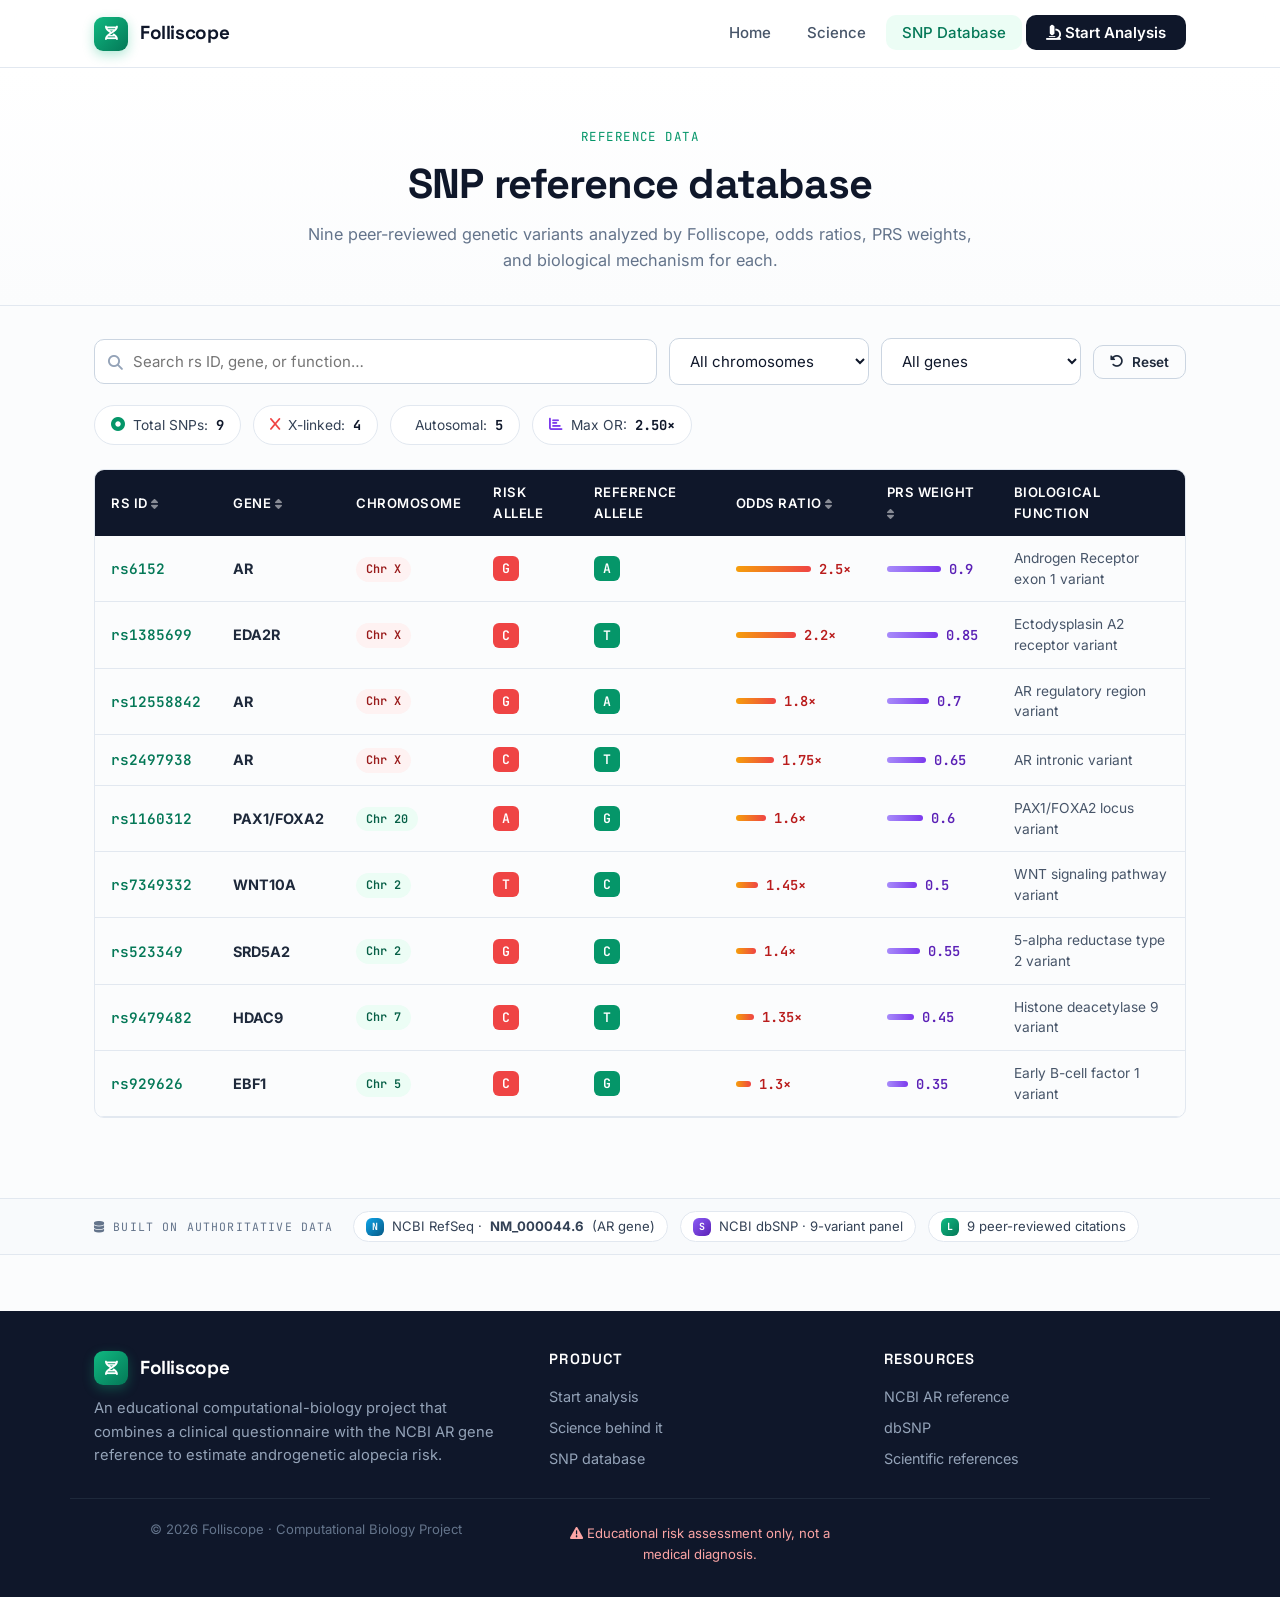
<file: frontend/database.html>
<!DOCTYPE html>
<html lang="en">
<head>
  <meta charset="UTF-8" />
  <meta name="viewport" content="width=device-width, initial-scale=1.0" />
  <title>SNP Reference Database | Folliscope</title>
  <meta name="description" content="The nine peer-reviewed SNPs analyzed by Folliscope, with odds ratios, weights, and biological function." />
  <link rel="stylesheet" href="css/style.css" />
  <link rel="stylesheet" href="https://cdnjs.cloudflare.com/ajax/libs/font-awesome/6.5.0/css/all.min.css" />
  <style>
    /* Page-local refinements */
    .db-controls { display:flex; gap:var(--s-3); flex-wrap:wrap; margin-bottom:var(--s-5); align-items:center; }
    .db-controls .search-wrap { flex:1; min-width:240px; position:relative; }
    .db-controls .search-wrap i { position:absolute; left:14px; top:50%; transform:translateY(-50%); color:var(--ink-400); pointer-events:none; }
    .db-controls .search-wrap input { padding-left:38px; }

    .db-stats { display:flex; gap:var(--s-3); flex-wrap:wrap; margin-bottom:var(--s-6); }
    .stat-pill { display:inline-flex; align-items:center; gap:var(--s-2); background:var(--white); border:1px solid var(--ink-200); border-radius:var(--r-full); padding:var(--s-2) var(--s-4); font-size:0.86rem; color:var(--ink-700); }
    .stat-pill strong { color:var(--ink-900); font-family:var(--font-mono); }

    .chr-badge { display:inline-block; padding:3px 10px; border-radius:var(--r-full); font-size:0.74rem; font-weight:600; font-family:var(--font-mono); }
    .chr-x   { background:#fef2f2; color:#991b1b; }
    .chr-auto{ background:var(--brand-50); color:var(--brand-800); }
    .allele-pill { display:inline-block; padding:2px 9px; border-radius:var(--r-sm); font-weight:600; font-family:var(--font-mono); font-size:0.82rem; color:#fff; }
    .allele-pill--risk { background:var(--danger); }
    .allele-pill--ref  { background:var(--brand-600); }

    .or-bar-wrap { display:flex; align-items:center; gap:8px; }
    .or-bar { height:6px; border-radius:var(--r-full); background:linear-gradient(90deg, var(--warning), var(--danger)); }
    .or-val { font-family:var(--font-mono); font-size:0.86rem; color:var(--danger-d); font-weight:600; min-width:36px; }

    .weight-bar { height:6px; border-radius:var(--r-full); background:linear-gradient(90deg,#a78bfa,#7c3aed); }
    .weight-val { font-family:var(--font-mono); font-size:0.86rem; color:#5b21b6; font-weight:600; }

    .snp-table tbody tr { cursor:pointer; }
    .snp-table tbody tr.selected td { background:var(--brand-50) !important; }

    /* Detail panel */
    .detail-panel { display:none; margin-top:var(--s-6); background:var(--white); border:1px solid var(--ink-200); border-radius:var(--r-lg); padding:var(--s-7); box-shadow:var(--sh-md); animation: fadeUp .25s ease; }
    .detail-panel.visible { display:block; }
    .detail-head { display:flex; justify-content:space-between; align-items:center; flex-wrap:wrap; gap:var(--s-3); margin-bottom:var(--s-5); padding-bottom:var(--s-4); border-bottom:1px solid var(--ink-200); }
    .detail-rs { font-family:var(--font-head); font-size:1.5rem; font-weight:700; color:var(--ink-900); letter-spacing:-0.02em; }
    .detail-close { background:var(--ink-100); border:none; cursor:pointer; width:34px; height:34px; border-radius:var(--r-md); color:var(--ink-600); font-size:0.95rem; transition: background .15s, color .15s; }
    .detail-close:hover { background:var(--ink-200); color:var(--ink-900); }
    .detail-kv { background:var(--ink-50); border-radius:var(--r-md); padding:var(--s-3) var(--s-4); }
    .detail-kv .k { font-family:var(--font-mono); font-size:0.72rem; text-transform:uppercase; letter-spacing:0.08em; color:var(--ink-500); margin-bottom:6px; }
    .detail-kv .v { font-size:0.96rem; font-weight:600; color:var(--ink-900); }
    .detail-func { margin-top:var(--s-5); background:var(--ink-50); border-left:3px solid var(--brand-500); border-radius:var(--r-md); padding:var(--s-4) var(--s-5); }
    .detail-func .k { font-family:var(--font-mono); font-size:0.72rem; text-transform:uppercase; letter-spacing:0.08em; color:var(--ink-500); margin-bottom:var(--s-2); }
    .detail-func p { font-size:0.94rem; color:var(--ink-700); line-height:1.65; margin:0; }
    .no-results { text-align:center; padding:var(--s-8) var(--s-5); color:var(--ink-500); font-size:0.95rem; }
  </style>
</head>
<body>

<!-- ===== NAVBAR ===== -->
<nav class="navbar">
  <div class="container">
    <a href="index.html" class="brand">
      <div class="brand-mark"><i class="fa-solid fa-dna"></i></div>
      Folliscope
    </a>
    <ul class="nav-links" id="navLinks">
      <li><a href="index.html">Home</a></li>
      <li><a href="about.html">Science</a></li>
      <li><a href="database.html" class="active">SNP Database</a></li>
      <li><a href="analyze.html" class="nav-cta"><i class="fa-solid fa-microscope"></i> Start Analysis</a></li>
    </ul>
    <button class="hamburger" id="hamburger" aria-label="Menu"><i class="fa-solid fa-bars"></i></button>
  </div>
</nav>

<!-- ===== PAGE HEAD ===== -->
<section class="page-head">
  <div class="container">
    <span class="eyebrow">Reference data</span>
    <h1>SNP reference database</h1>
    <p>Nine peer-reviewed genetic variants analyzed by Folliscope, odds ratios, PRS weights, and biological mechanism for each.</p>
  </div>
</section>

<!-- ===== TABLE ===== -->
<section class="section" style="padding-top:var(--s-7);">
  <div class="container">

    <div class="db-controls">
      <div class="search-wrap">
        <i class="fa-solid fa-magnifying-glass"></i>
        <input type="text" id="searchInput" class="input" placeholder="Search rs ID, gene, or function…" oninput="filterTable()" />
      </div>
      <select id="filterChromosome" class="select" style="max-width:200px;" onchange="filterTable()">
        <option value="">All chromosomes</option>
        <option value="X">Chromosome X</option>
        <option value="2">Chromosome 2</option>
        <option value="5">Chromosome 5</option>
        <option value="7">Chromosome 7</option>
        <option value="20">Chromosome 20</option>
      </select>
      <select id="filterGene" class="select" style="max-width:200px;" onchange="filterTable()">
        <option value="">All genes</option>
        <option value="AR">AR</option>
        <option value="EDA2R">EDA2R</option>
        <option value="WNT10A">WNT10A</option>
        <option value="HDAC9">HDAC9</option>
        <option value="PAX1">PAX1/FOXA2</option>
        <option value="EBF1">EBF1</option>
        <option value="SRD5A2">SRD5A2</option>
      </select>
      <button class="btn btn--ghost btn--sm" onclick="resetFilters()">
        <i class="fa-solid fa-rotate-left"></i> Reset
      </button>
    </div>

    <div class="db-stats">
      <div class="stat-pill"><i class="fa-solid fa-circle-dot" style="color:var(--brand-600);"></i> Total SNPs: <strong id="totalCount">9</strong></div>
      <div class="stat-pill"><i class="fa-solid fa-x" style="color:var(--danger);"></i> X-linked: <strong>4</strong></div>
      <div class="stat-pill"><i class="fa-solid fa-chromosome" style="color:var(--info);"></i> Autosomal: <strong>5</strong></div>
      <div class="stat-pill"><i class="fa-solid fa-chart-bar" style="color:#7c3aed;"></i> Max OR: <strong>2.50×</strong></div>
    </div>

    <div class="tbl-wrap">
      <table class="tbl snp-table" id="snpTable">
        <thead>
          <tr>
            <th onclick="sortTable('rs_id')" style="cursor:pointer;">rs ID <i class="fa-solid fa-sort" style="opacity:.5;font-size:.7rem;"></i></th>
            <th onclick="sortTable('gene')" style="cursor:pointer;">Gene <i class="fa-solid fa-sort" style="opacity:.5;font-size:.7rem;"></i></th>
            <th>Chromosome</th>
            <th>Risk allele</th>
            <th>Reference allele</th>
            <th onclick="sortTable('odds_ratio')" style="cursor:pointer;">Odds ratio <i class="fa-solid fa-sort" style="opacity:.5;font-size:.7rem;"></i></th>
            <th onclick="sortTable('prs_weight')" style="cursor:pointer;">PRS weight <i class="fa-solid fa-sort" style="opacity:.5;font-size:.7rem;"></i></th>
            <th>Biological function</th>
          </tr>
        </thead>
        <tbody id="snpTableBody"><!-- populated by JS --></tbody>
      </table>
    </div>
    <div class="no-results" id="noResults" style="display:none;">
      <i class="fa-solid fa-magnifying-glass" style="font-size:1.6rem;color:var(--ink-300);display:block;margin-bottom:var(--s-2);"></i>
      No SNPs match your filters.
    </div>

    <!-- Detail panel -->
    <div class="detail-panel" id="detailPanel">
      <div class="detail-head">
        <span class="detail-rs" id="detailRsId">, </span>
        <button class="detail-close" onclick="closeDetail()" title="Close"><i class="fa-solid fa-xmark"></i></button>
      </div>
      <div class="detail-grid" id="detailGrid" style="display:grid;grid-template-columns:repeat(auto-fit,minmax(180px,1fr));gap:var(--s-3);"></div>
      <div class="detail-func" id="detailFunc"></div>
      <a id="detailNcbiLink" href="#" target="_blank" rel="noopener" class="btn btn--ghost btn--sm" style="margin-top:var(--s-4);">
        <i class="fa-solid fa-arrow-up-right-from-square"></i> View on NCBI dbSNP
      </a>
    </div>

  </div>
</section>

<!-- ===== DATA SOURCES STRIP (always visible, establishes provenance) ===== -->
<section class="data-sources">
  <div class="container">
    <span class="label"><i class="fa-solid fa-database"></i> Built on authoritative data</span>
    <div class="src-list">
      <a class="src" href="https://www.ncbi.nlm.nih.gov/nuccore/NM_000044.6" target="_blank" rel="noopener">
        <span class="ic">N</span> NCBI RefSeq · <strong>NM_000044.6</strong> (AR gene)
      </a>
      <a class="src" href="https://www.ncbi.nlm.nih.gov/snp/" target="_blank" rel="noopener">
        <span class="ic ic--snp">S</span> NCBI dbSNP · 9-variant panel
      </a>
      <a class="src" href="about.html#references">
        <span class="ic ic--lit">L</span> 9 peer-reviewed citations
      </a>
    </div>
  </div>
</section>

<!-- ===== FOOTER ===== -->
<footer class="footer">
  <div class="container">
    <div>
      <a href="index.html" class="brand">
        <div class="brand-mark"><i class="fa-solid fa-dna"></i></div>
        Folliscope
      </a>
      <p>An educational computational-biology project that combines a clinical questionnaire with the NCBI AR gene reference to estimate androgenetic alopecia risk.</p>
    </div>
    <div>
      <h5>Product</h5>
      <ul>
        <li><a href="analyze.html">Start analysis</a></li>
        <li><a href="about.html">Science behind it</a></li>
        <li><a href="database.html">SNP database</a></li>
      </ul>
    </div>
    <div>
      <h5>Resources</h5>
      <ul>
        <li><a href="https://www.ncbi.nlm.nih.gov/nuccore/NM_000044.6" target="_blank" rel="noopener">NCBI AR reference</a></li>
        <li><a href="https://www.ncbi.nlm.nih.gov/snp/" target="_blank" rel="noopener">dbSNP</a></li>
        <li><a href="about.html#references">Scientific references</a></li>
      </ul>
    </div>
  </div>
  <div class="container footer-bottom">
    <div>&copy; 2026 Folliscope · Computational Biology Project</div>
    <div class="disclaimer"><i class="fa-solid fa-triangle-exclamation"></i> Educational risk assessment only, not a medical diagnosis.</div>
  </div>
</footer>

<script>
const SNP_DATA = [
  { rs_id:'rs6152',     gene:'AR',         chromosome:'X',  risk_allele:'G', ref_allele:'A', odds_ratio:2.50, prs_weight:0.90, description:'Androgen Receptor exon 1 variant', function_desc:'Increases androgen-receptor sensitivity to DHT. Carriers of the G allele show stronger AR-driven transcription, making hair follicles more responsive to DHT and more susceptible to miniaturization.' },
  { rs_id:'rs1385699',  gene:'EDA2R',      chromosome:'X',  risk_allele:'C', ref_allele:'T', odds_ratio:2.20, prs_weight:0.85, description:'Ectodysplasin A2 receptor variant', function_desc:'EDA2R regulates hair-follicle development and cycling via EDA-EDAR signaling. The C risk allele is linked to disrupted follicular regulation that increases AGA susceptibility.' },
  { rs_id:'rs12558842', gene:'AR',         chromosome:'X',  risk_allele:'G', ref_allele:'A', odds_ratio:1.80, prs_weight:0.70, description:'AR regulatory region variant',    function_desc:'Located in the AR regulatory region, this variant affects AR expression in hair-follicle tissue. The G allele is associated with increased AR expression that amplifies androgen signaling.' },
  { rs_id:'rs2497938',  gene:'AR',         chromosome:'X',  risk_allele:'C', ref_allele:'T', odds_ratio:1.75, prs_weight:0.65, description:'AR intronic variant',              function_desc:'An intronic AR variant acting as a transcriptional modulator. It influences alternative splicing or enhancer activity that affects AR expression and function.' },
  { rs_id:'rs7349332',  gene:'WNT10A',     chromosome:'2',  risk_allele:'T', ref_allele:'C', odds_ratio:1.45, prs_weight:0.50, description:'WNT signaling pathway variant',    function_desc:'WNT10A is a Wnt/β-catenin pathway ligand essential for hair-follicle morphogenesis and the growth cycle. The T risk allele disrupts Wnt activation, shortening anagen and accelerating miniaturization.' },
  { rs_id:'rs9479482',  gene:'HDAC9',      chromosome:'7',  risk_allele:'C', ref_allele:'T', odds_ratio:1.35, prs_weight:0.45, description:'Histone deacetylase 9 variant',   function_desc:'HDAC9 modifies chromatin by deacetylating histones, regulating follicle gene expression at the epigenetic level. The C variant alters DNA methylation patterns in hair follicles, facilitating repression of hair-growth genes.' },
  { rs_id:'rs1160312',  gene:'PAX1/FOXA2', chromosome:'20', risk_allele:'A', ref_allele:'G', odds_ratio:1.60, prs_weight:0.60, description:'PAX1/FOXA2 locus variant',         function_desc:'This locus contains the PAX1 and FOXA2 transcription factors, which regulate follicle differentiation and regeneration. The A allele is linked to reduced follicular regeneration after the telogen cycle.' },
  { rs_id:'rs929626',   gene:'EBF1',       chromosome:'5',  risk_allele:'C', ref_allele:'G', odds_ratio:1.30, prs_weight:0.35, description:'Early B-cell factor 1 variant',   function_desc:'EBF1 (Early B-cell Factor 1) participates in hair-follicle cycle regulation and dermal-papilla differentiation. The C variant is associated with disrupted anagen-telogen cycling.' },
  { rs_id:'rs523349',   gene:'SRD5A2',     chromosome:'2',  risk_allele:'G', ref_allele:'C', odds_ratio:1.40, prs_weight:0.55, description:'5-alpha reductase type 2 variant', function_desc:'SRD5A2 encodes the type-2 5α-reductase enzyme that converts testosterone to DHT in scalp follicles. The G allele increases enzyme activity, producing more local DHT and accelerating follicular miniaturization.' },
];

let sortKey  = 'odds_ratio';
let sortDesc = true;
let selected = null;

function chrClass(chr) { return chr === 'X' ? 'chr-x' : 'chr-auto'; }
function chrLabel(chr) { return chr === 'X' ? 'Chr X' : 'Chr ' + chr; }
function orWidthPx(or) { return Math.min(((or - 1) / 1.6) * 80, 80).toFixed(0); }
function weightWidthPx(w) { return Math.round(w * 60); }

function renderTable(data) {
  const tbody = document.getElementById('snpTableBody');
  const noRes = document.getElementById('noResults');
  document.getElementById('totalCount').textContent = data.length;

  if (!data.length) { tbody.innerHTML = ''; noRes.style.display = 'block'; return; }
  noRes.style.display = 'none';

  tbody.innerHTML = data.map(s => `
    <tr onclick="showDetail('${s.rs_id}')" data-rsid="${s.rs_id}">
      <td><a href="https://www.ncbi.nlm.nih.gov/snp/${s.rs_id}" target="_blank" rel="noopener" onclick="event.stopPropagation()" style="font-family:var(--font-mono);color:var(--brand-700);font-weight:600;">${s.rs_id}</a></td>
      <td><strong>${s.gene}</strong></td>
      <td><span class="chr-badge ${chrClass(s.chromosome)}">${chrLabel(s.chromosome)}</span></td>
      <td><span class="allele-pill allele-pill--risk">${s.risk_allele}</span></td>
      <td><span class="allele-pill allele-pill--ref">${s.ref_allele}</span></td>
      <td>
        <div class="or-bar-wrap">
          <div class="or-bar" style="width:${orWidthPx(s.odds_ratio)}px;"></div>
          <span class="or-val">${s.odds_ratio}×</span>
        </div>
      </td>
      <td>
        <div class="or-bar-wrap">
          <div class="weight-bar" style="width:${weightWidthPx(s.prs_weight)}px;"></div>
          <span class="weight-val">${s.prs_weight}</span>
        </div>
      </td>
      <td style="max-width:280px;line-height:1.5;color:var(--ink-600);font-size:0.86rem;">${s.description}</td>
    </tr>`).join('');
}

function getFilteredData() {
  const q    = document.getElementById('searchInput').value.toLowerCase();
  const chr  = document.getElementById('filterChromosome').value;
  const gene = document.getElementById('filterGene').value;
  return SNP_DATA
    .filter(s => {
      if (chr  && s.chromosome !== chr)                   return false;
      if (gene && !s.gene.includes(gene))                 return false;
      if (q    && !JSON.stringify(s).toLowerCase().includes(q)) return false;
      return true;
    })
    .sort((a, b) => {
      const av = a[sortKey], bv = b[sortKey];
      const cmp = typeof av === 'string' ? av.localeCompare(bv) : av - bv;
      return sortDesc ? -cmp : cmp;
    });
}

function filterTable() {
  renderTable(getFilteredData());
  if (selected) {
    const row = document.querySelector(`tr[data-rsid="${selected}"]`);
    if (row) row.classList.add('selected');
  }
}

function sortTable(key) {
  if (sortKey === key) sortDesc = !sortDesc; else { sortKey = key; sortDesc = true; }
  filterTable();
}

function resetFilters() {
  document.getElementById('searchInput').value = '';
  document.getElementById('filterChromosome').value = '';
  document.getElementById('filterGene').value = '';
  filterTable();
}

function showDetail(rsId) {
  const s = SNP_DATA.find(x => x.rs_id === rsId);
  if (!s) return;
  selected = rsId;

  document.querySelectorAll('.snp-table tbody tr').forEach(r => r.classList.remove('selected'));
  const row = document.querySelector(`tr[data-rsid="${rsId}"]`);
  if (row) row.classList.add('selected');

  document.getElementById('detailRsId').textContent = s.rs_id;
  document.getElementById('detailGrid').innerHTML = `
    <div class="detail-kv"><div class="k">Gene</div><div class="v">${s.gene}</div></div>
    <div class="detail-kv"><div class="k">Chromosome</div><div class="v">${s.chromosome === 'X' ? 'X (X-linked)' : s.chromosome + ' (Autosomal)'}</div></div>
    <div class="detail-kv"><div class="k">Risk allele</div><div class="v"><span class="allele-pill allele-pill--risk">${s.risk_allele}</span></div></div>
    <div class="detail-kv"><div class="k">Reference allele</div><div class="v"><span class="allele-pill allele-pill--ref">${s.ref_allele}</span></div></div>
    <div class="detail-kv"><div class="k">Odds ratio</div><div class="v" style="color:var(--danger-d);">${s.odds_ratio}× risk</div></div>
    <div class="detail-kv"><div class="k">PRS weight</div><div class="v" style="color:#5b21b6;">${s.prs_weight}</div></div>`;

  document.getElementById('detailFunc').innerHTML = `
    <div class="k"><i class="fa-solid fa-microscope" style="margin-right:6px;color:var(--brand-600);"></i> Biological function</div>
    <p>${s.function_desc}</p>`;

  document.getElementById('detailNcbiLink').href = `https://www.ncbi.nlm.nih.gov/snp/${s.rs_id}`;

  const panel = document.getElementById('detailPanel');
  panel.classList.add('visible');
  setTimeout(() => panel.scrollIntoView({ behavior:'smooth', block:'nearest' }), 50);
}

function closeDetail() {
  document.getElementById('detailPanel').classList.remove('visible');
  document.querySelectorAll('.snp-table tbody tr').forEach(r => r.classList.remove('selected'));
  selected = null;
}

document.getElementById('hamburger')?.addEventListener('click', () => {
  document.getElementById('navLinks').classList.toggle('open');
});

renderTable(getFilteredData());
</script>
</body>
</html>
</file>
<file: frontend/css/style.css>
/* ==========================================================================
   Folliscope, Design System v2
   Fonts: Inter (UI), Space Grotesk (headings), JetBrains Mono (code)
   Aesthetic: clean, scientific, premium. Soft greens + slate, generous spacing.
   ========================================================================== */

@import url('https://fonts.googleapis.com/css2?family=Inter:wght@400;500;600;700&family=Space+Grotesk:wght@500;600;700&family=JetBrains+Mono:wght@400;500&display=swap');

/* ===== RESET & BASE ===================================================== */
*, *::before, *::after { box-sizing: border-box; margin: 0; padding: 0; }

:root {
  --brand-50:  #ecfdf5;
  --brand-100: #d1fae5;
  --brand-200: #a7f3d0;
  --brand-300: #6ee7b7;
  --brand-400: #34d399;
  --brand-500: #10b981;
  --brand-600: #059669;
  --brand-700: #047857;
  --brand-800: #065f46;

  --ink-900: #0f172a;
  --ink-800: #1e293b;
  --ink-700: #334155;
  --ink-600: #475569;
  --ink-500: #64748b;
  --ink-400: #94a3b8;
  --ink-300: #cbd5e1;
  --ink-200: #e2e8f0;
  --ink-100: #f1f5f9;
  --ink-50:  #f8fafc;
  --bg:      #fbfcfd;
  --white:   #ffffff;

  --info:    #0ea5e9;
  --warning: #f59e0b;
  --danger:  #ef4444;
  --danger-d:#b91c1c;

  --risk-minimal: #10b981;
  --risk-low:     #22c55e;
  --risk-mod:     #f59e0b;
  --risk-high:    #f97316;
  --risk-vhigh:   #dc2626;

  --font-ui:    'Inter', system-ui, -apple-system, 'Segoe UI', Roboto, sans-serif;
  --font-head:  'Space Grotesk', 'Inter', system-ui, sans-serif;
  --font-mono:  'JetBrains Mono', 'SF Mono', Menlo, Consolas, monospace;

  --r-sm: 6px;
  --r-md: 10px;
  --r-lg: 14px;
  --r-xl: 20px;
  --r-full: 999px;

  --sh-sm: 0 1px 2px rgba(15,23,42,.04), 0 1px 1px rgba(15,23,42,.03);
  --sh-md: 0 4px 12px rgba(15,23,42,.06), 0 2px 4px rgba(15,23,42,.04);
  --sh-lg: 0 12px 32px rgba(15,23,42,.08), 0 4px 12px rgba(15,23,42,.04);
  --sh-xl: 0 24px 56px rgba(15,23,42,.10), 0 8px 16px rgba(15,23,42,.05);

  --s-1: 4px;  --s-2: 8px;  --s-3: 12px; --s-4: 16px;
  --s-5: 20px; --s-6: 24px; --s-7: 32px; --s-8: 40px;
  --s-9: 56px; --s-10: 80px;

  --container: 1140px;
  --nav-h: 68px;
}

html { scroll-behavior: smooth; -webkit-font-smoothing: antialiased; }
body {
  font-family: var(--font-ui);
  color: var(--ink-800);
  background: var(--bg);
  line-height: 1.6;
  font-size: 15px;
  text-rendering: optimizeLegibility;
}

h1, h2, h3, h4, h5 {
  font-family: var(--font-head);
  color: var(--ink-900);
  line-height: 1.2;
  letter-spacing: -0.02em;
  font-weight: 600;
}
h1 { font-size: clamp(2.2rem, 4vw + 1rem, 3.4rem); font-weight: 700; }
h2 { font-size: clamp(1.6rem, 2vw + 1rem, 2.1rem); }
h3 { font-size: 1.25rem; }
h4 { font-size: 1.05rem; }

p { color: var(--ink-700); }

a { color: var(--brand-600); text-decoration: none; transition: color .15s; }
a:hover { color: var(--brand-700); }

code, pre, .mono { font-family: var(--font-mono); font-size: 0.88em; }

::selection { background: var(--brand-200); color: var(--brand-800); }

/* ===== LAYOUT =========================================================== */
.container { max-width: var(--container); margin: 0 auto; padding: 0 var(--s-6); }

.section { padding: var(--s-10) 0; }
.section--tight { padding: var(--s-8) 0; }
.section--alt { background: var(--white); }
.section--ink { background: var(--ink-900); color: var(--white); }
.section--ink h1, .section--ink h2, .section--ink h3 { color: var(--white); }
.section--ink p { color: var(--ink-300); }

.section-head { text-align: center; max-width: 720px; margin: 0 auto var(--s-8); }
.section-head h2 { margin-bottom: var(--s-3); }
.section-head p  { color: var(--ink-500); font-size: 1.02rem; }
.section-head .eyebrow {
  display: inline-block;
  font-family: var(--font-mono); font-size: 0.78rem;
  color: var(--brand-600); text-transform: uppercase; letter-spacing: 0.12em;
  margin-bottom: var(--s-3);
}

/* ===== NAVBAR =========================================================== */
.navbar {
  position: sticky; top: 0; z-index: 100;
  background: rgba(255,255,255,0.85);
  backdrop-filter: saturate(180%) blur(14px);
  -webkit-backdrop-filter: saturate(180%) blur(14px);
  border-bottom: 1px solid var(--ink-200);
  height: var(--nav-h);
}
.navbar .container { height: 100%; display: flex; align-items: center; justify-content: space-between; }
.brand { display: flex; align-items: center; gap: var(--s-3); font-family: var(--font-head); font-weight: 700; font-size: 1.18rem; color: var(--ink-900); letter-spacing: -0.02em; }
.brand:hover { color: var(--ink-900); }
.brand-mark {
  width: 34px; height: 34px; border-radius: 9px;
  background: linear-gradient(135deg, var(--brand-500), var(--brand-700));
  color: #fff; display: flex; align-items: center; justify-content: center;
  font-size: 0.9rem; box-shadow: 0 4px 12px rgba(16,185,129,.32);
}
.nav-links { display: flex; gap: var(--s-1); list-style: none; align-items: center; }
.nav-links a { font-weight: 500; font-size: 0.94rem; color: var(--ink-600); padding: var(--s-2) var(--s-4); border-radius: var(--r-md); transition: all .15s; }
.nav-links a:hover { color: var(--ink-900); background: var(--ink-100); }
.nav-links a.active { color: var(--brand-700); background: var(--brand-50); }
.nav-cta { background: var(--ink-900) !important; color: #fff !important; padding: var(--s-2) var(--s-5) !important; font-weight: 600 !important; }
.nav-cta:hover { background: var(--brand-700) !important; }
.hamburger { display: none; background: none; border: none; cursor: pointer; font-size: 1.3rem; color: var(--ink-700); }
@media (max-width: 760px) {
  .nav-links { display: none; }
  .nav-links.open {
    display: flex; flex-direction: column;
    position: absolute; top: var(--nav-h); right: 0; left: 0;
    background: var(--white); border-bottom: 1px solid var(--ink-200);
    padding: var(--s-4) var(--s-6); gap: var(--s-1); box-shadow: var(--sh-md);
  }
  .hamburger { display: block; }
}

/* ===== HERO ============================================================= */
.hero {
  position: relative;
  padding: var(--s-10) 0 var(--s-9);
  background:
    radial-gradient(1100px 600px at 80% -10%, rgba(16,185,129,0.10), transparent 60%),
    radial-gradient(900px 500px at -10% 110%, rgba(14,165,233,0.06), transparent 60%),
    linear-gradient(180deg, var(--white), var(--bg));
  overflow: hidden;
}
.hero::after {
  content: ''; position: absolute; inset: 0;
  background-image:
    linear-gradient(var(--ink-100) 1px, transparent 1px),
    linear-gradient(90deg, var(--ink-100) 1px, transparent 1px);
  background-size: 56px 56px; background-position: center;
  mask-image: radial-gradient(ellipse at center, black 30%, transparent 70%);
  -webkit-mask-image: radial-gradient(ellipse at center, black 30%, transparent 70%);
  opacity: 0.5; pointer-events: none;
}
.hero > * { position: relative; z-index: 1; }
.hero-grid { display: grid; grid-template-columns: 1.1fr 1fr; gap: var(--s-9); align-items: center; }
@media (max-width: 900px) { .hero-grid { grid-template-columns: 1fr; gap: var(--s-7); } }
.hero-eyebrow {
  display: inline-flex; align-items: center; gap: var(--s-2);
  font-family: var(--font-mono); font-size: 0.78rem;
  color: var(--brand-700); background: var(--brand-50);
  border: 1px solid var(--brand-200);
  padding: var(--s-2) var(--s-4); border-radius: var(--r-full);
  margin-bottom: var(--s-5); letter-spacing: 0.06em; text-transform: uppercase;
}
.hero h1 { margin-bottom: var(--s-4); }
.hero h1 .accent {
  background: linear-gradient(135deg, var(--brand-500), var(--brand-700));
  -webkit-background-clip: text; -webkit-text-fill-color: transparent; background-clip: text;
}
.hero-lead { font-size: 1.1rem; color: var(--ink-600); max-width: 540px; margin-bottom: var(--s-6); }
.hero-cta { display: flex; gap: var(--s-3); flex-wrap: wrap; margin-bottom: var(--s-6); }
.hero-meta { display: flex; gap: var(--s-5); flex-wrap: wrap; font-size: 0.86rem; color: var(--ink-500); }
.hero-meta .meta-item { display: flex; align-items: center; gap: var(--s-2); }
.hero-meta i { color: var(--brand-600); }

.hero-card { background: var(--white); border: 1px solid var(--ink-200); border-radius: var(--r-xl); padding: var(--s-7); box-shadow: var(--sh-lg); position: relative; }
.hero-card h4 { font-family: var(--font-mono); font-size: 0.78rem; text-transform: uppercase; letter-spacing: 0.1em; color: var(--ink-500); margin-bottom: var(--s-4); }
.compare-row { display: flex; align-items: center; gap: var(--s-3); padding: var(--s-3) 0; }
.compare-row .label { width: 110px; font-size: 0.85rem; color: var(--ink-600); }
.compare-bar { flex: 1; height: 10px; background: var(--ink-100); border-radius: var(--r-full); overflow: hidden; position: relative; }
.compare-bar .fill { height: 100%; border-radius: var(--r-full); background: linear-gradient(90deg, var(--brand-400), var(--brand-700)); transition: width 1s cubic-bezier(.2,.8,.2,1); }
.compare-bar .fill--mod { background: linear-gradient(90deg, var(--warning), var(--risk-high)); }
.compare-row .val { font-family: var(--font-mono); font-size: 0.88rem; font-weight: 500; color: var(--ink-800); min-width: 64px; text-align: right; }
.compare-divider { border-top: 1px dashed var(--ink-200); margin: var(--s-4) 0; }

/* ===== BUTTONS ========================================================== */
.btn {
  display: inline-flex; align-items: center; gap: var(--s-2);
  padding: var(--s-3) var(--s-6);
  font-family: var(--font-ui); font-weight: 600; font-size: 0.95rem;
  border-radius: var(--r-md); border: 1px solid transparent;
  cursor: pointer; text-decoration: none;
  transition: all .18s cubic-bezier(.2,.8,.2,1); white-space: nowrap;
}
.btn:disabled { opacity: 0.5; cursor: not-allowed; }
.btn--primary { background: var(--ink-900); color: #fff; box-shadow: 0 4px 12px rgba(15,23,42,.20); }
.btn--primary:hover { background: var(--brand-700); color: #fff; transform: translateY(-1px); box-shadow: 0 8px 22px rgba(5,150,105,.30); }
.btn--brand { background: var(--brand-600); color: #fff; box-shadow: 0 4px 12px rgba(16,185,129,.25); }
.btn--brand:hover { background: var(--brand-700); color: #fff; transform: translateY(-1px); }
.btn--ghost { background: transparent; color: var(--ink-800); border-color: var(--ink-300); }
.btn--ghost:hover { background: var(--ink-100); color: var(--ink-900); border-color: var(--ink-400); }
.btn--outline { background: transparent; color: var(--white); border-color: rgba(255,255,255,0.4); }
.btn--outline:hover { background: rgba(255,255,255,0.08); border-color: rgba(255,255,255,0.7); color: #fff; }
.btn--sm { padding: var(--s-2) var(--s-4); font-size: 0.85rem; }
.btn--lg { padding: var(--s-4) var(--s-7); font-size: 1rem; }
.btn--block { width: 100%; justify-content: center; }

/* ===== CARDS ============================================================ */
.card { background: var(--white); border: 1px solid var(--ink-200); border-radius: var(--r-lg); box-shadow: var(--sh-sm); overflow: hidden; transition: transform .2s, box-shadow .2s; }
.card--hover:hover { transform: translateY(-3px); box-shadow: var(--sh-lg); }
.card-head { display: flex; align-items: center; gap: var(--s-3); padding: var(--s-5) var(--s-6); border-bottom: 1px solid var(--ink-200); background: linear-gradient(180deg, var(--white), var(--ink-50)); }
.card-head h3 { font-size: 1.05rem; }
.card-head .icon { width: 36px; height: 36px; border-radius: var(--r-md); background: var(--brand-50); color: var(--brand-700); display: flex; align-items: center; justify-content: center; font-size: 0.95rem; }
.card-body { padding: var(--s-6); }

.grid-3 { display: grid; grid-template-columns: repeat(auto-fit, minmax(260px, 1fr)); gap: var(--s-5); }
.grid-4 { display: grid; grid-template-columns: repeat(auto-fit, minmax(220px, 1fr)); gap: var(--s-4); }
.grid-2 { display: grid; grid-template-columns: 1fr 1fr; gap: var(--s-6); }
@media (max-width: 760px) { .grid-2 { grid-template-columns: 1fr; } }

/* ===== STAT CARDS ======================================================= */
.stat-card { padding: var(--s-6); background: var(--white); border: 1px solid var(--ink-200); border-radius: var(--r-lg); text-align: left; transition: transform .2s, box-shadow .2s; }
.stat-card:hover { transform: translateY(-2px); box-shadow: var(--sh-md); }
.stat-card .icon { width: 40px; height: 40px; border-radius: var(--r-md); background: var(--brand-50); color: var(--brand-700); display: flex; align-items: center; justify-content: center; margin-bottom: var(--s-4); font-size: 1rem; }
.stat-card .num { font-family: var(--font-head); font-size: 2rem; font-weight: 700; color: var(--ink-900); letter-spacing: -0.02em; }
.stat-card .lbl { font-size: 0.92rem; color: var(--ink-500); margin-top: var(--s-1); }

/* ===== STEP CARDS ======================================================= */
.step-card { padding: var(--s-7); background: var(--white); border: 1px solid var(--ink-200); border-radius: var(--r-lg); position: relative; transition: transform .2s, box-shadow .2s; }
.step-card:hover { transform: translateY(-3px); box-shadow: var(--sh-md); }
.step-card .num { position: absolute; top: var(--s-5); right: var(--s-5); font-family: var(--font-mono); font-size: 0.82rem; color: var(--brand-700); background: var(--brand-50); padding: 4px 10px; border-radius: var(--r-full); }
.step-card .icon { width: 48px; height: 48px; border-radius: var(--r-md); background: linear-gradient(135deg, var(--brand-500), var(--brand-700)); color: #fff; display: flex; align-items: center; justify-content: center; margin-bottom: var(--s-5); font-size: 1.2rem; box-shadow: 0 6px 16px rgba(16,185,129,.30); }
.step-card h4 { margin-bottom: var(--s-2); }
.step-card p { font-size: 0.92rem; color: var(--ink-600); }

/* ===== INFO BOXES ======================================================= */
.info { display: flex; gap: var(--s-3); align-items: flex-start; padding: var(--s-4) var(--s-5); border-radius: var(--r-md); font-size: 0.9rem; line-height: 1.55; margin: var(--s-3) 0; }
.info > i { font-size: 1rem; margin-top: 2px; flex-shrink: 0; }
.info--info    { background: #ecfeff; color: #0e7490; border-left: 3px solid var(--info); }
.info--success { background: var(--brand-50); color: var(--brand-800); border-left: 3px solid var(--brand-600); }
.info--warn    { background: #fffbeb; color: #92400e; border-left: 3px solid var(--warning); }
.info--danger  { background: #fef2f2; color: #991b1b; border-left: 3px solid var(--danger); }
.info strong { color: inherit; }

/* ===== BADGES =========================================================== */
.badge { display: inline-flex; align-items: center; gap: 6px; font-family: var(--font-mono); font-size: 0.74rem; font-weight: 500; padding: 4px 10px; border-radius: var(--r-full); letter-spacing: 0.04em; text-transform: uppercase; }
.badge--brand   { background: var(--brand-50); color: var(--brand-700); }
.badge--ink     { background: var(--ink-100); color: var(--ink-700); }
.badge--info    { background: #e0f2fe; color: #0369a1; }
.badge--warn    { background: #fef3c7; color: #92400e; }
.badge--danger  { background: #fee2e2; color: #991b1b; }
.badge--success { background: var(--brand-100); color: var(--brand-800); }

/* ===== TABLES =========================================================== */
.tbl { width: 100%; border-collapse: collapse; font-size: 0.9rem; }
.tbl thead th { background: var(--ink-900); color: #fff; padding: var(--s-3) var(--s-4); text-align: left; font-family: var(--font-ui); font-weight: 600; font-size: 0.82rem; letter-spacing: 0.04em; text-transform: uppercase; }
.tbl tbody td { padding: var(--s-3) var(--s-4); border-bottom: 1px solid var(--ink-200); vertical-align: middle; }
.tbl tbody tr:hover td { background: var(--brand-50); }
.tbl-wrap { overflow-x: auto; border-radius: var(--r-md); border: 1px solid var(--ink-200); }

/* ===== FORM CONTROLS ==================================================== */
.field { margin-bottom: var(--s-5); }
.field label { display: block; font-weight: 600; font-size: 0.86rem; color: var(--ink-800); margin-bottom: var(--s-2); }
.field label .hint { font-weight: 400; color: var(--ink-500); font-size: 0.82rem; }
.field-row { display: grid; grid-template-columns: 1fr 1fr; gap: var(--s-5); }
@media (max-width: 600px) { .field-row { grid-template-columns: 1fr; } }

.input, .select, .textarea {
  width: 100%; padding: var(--s-3) var(--s-4);
  font-family: var(--font-ui); font-size: 0.94rem; color: var(--ink-900);
  background: var(--white); border: 1px solid var(--ink-300);
  border-radius: var(--r-md); transition: border-color .15s, box-shadow .15s;
}
.input:focus, .select:focus, .textarea:focus { outline: none; border-color: var(--brand-500); box-shadow: 0 0 0 4px rgba(16,185,129,0.12); }
.input--sm { padding: var(--s-2) var(--s-3); font-size: 0.88rem; }
.textarea { font-family: var(--font-mono); font-size: 0.82rem; min-height: 140px; resize: vertical; }

.choice-group { display: flex; flex-wrap: wrap; gap: var(--s-2); }
.choice-group--col { flex-direction: column; gap: var(--s-2); }
.choice {
  display: flex; align-items: center; gap: var(--s-2);
  padding: var(--s-3) var(--s-4);
  background: var(--white); border: 1px solid var(--ink-300);
  border-radius: var(--r-md); font-size: 0.9rem; color: var(--ink-700);
  cursor: pointer; transition: all .15s;
}
.choice:hover { border-color: var(--brand-400); background: var(--brand-50); color: var(--ink-900); }
.choice input { accent-color: var(--brand-600); }
.choice.selected, .choice:has(input:checked) { border-color: var(--brand-500); background: var(--brand-50); color: var(--ink-900); font-weight: 600; }

.range { width: 100%; accent-color: var(--brand-600); cursor: pointer; }
.range-value { display: inline-block; font-family: var(--font-mono); font-size: 0.82rem; font-weight: 600; background: var(--ink-900); color: #fff; padding: 2px 10px; border-radius: var(--r-full); margin-left: var(--s-2); }
.range-marks { display: flex; justify-content: space-between; font-family: var(--font-mono); font-size: 0.72rem; color: var(--ink-400); margin-top: var(--s-1); }

.scale-grid { display: grid; grid-template-columns: repeat(auto-fill, minmax(150px, 1fr)); gap: var(--s-3); }
.scale-tile {
  display: block; padding: var(--s-4); cursor: pointer;
  background: var(--white); border: 1px solid var(--ink-300);
  border-radius: var(--r-md); text-align: center; transition: all .15s;
}
.scale-tile:hover { border-color: var(--brand-400); background: var(--brand-50); }
.scale-tile input { display: none; }
.scale-tile.selected, .scale-tile:has(input:checked) { border-color: var(--brand-600); background: var(--brand-50); box-shadow: 0 0 0 4px rgba(16,185,129,0.10); }
.scale-tile .scale-name { font-family: var(--font-head); font-weight: 600; color: var(--ink-900); font-size: 0.92rem; }
.scale-tile .scale-desc { font-size: 0.76rem; color: var(--ink-500); margin-top: 4px; }

/* ===== WIZARD =========================================================== */
.wizard-progress { background: var(--white); border: 1px solid var(--ink-200); border-radius: var(--r-lg); padding: var(--s-5) var(--s-6); margin-bottom: var(--s-6); box-shadow: var(--sh-sm); }
.wizard-progress .header { display: flex; justify-content: space-between; align-items: center; font-size: 0.88rem; color: var(--ink-600); margin-bottom: var(--s-3); }
.wizard-progress .header strong { color: var(--ink-900); font-weight: 600; }
.wizard-progress .track { height: 6px; background: var(--ink-100); border-radius: var(--r-full); overflow: hidden; }
.wizard-progress .fill { height: 100%; background: linear-gradient(90deg, var(--brand-500), var(--brand-700)); border-radius: var(--r-full); transition: width .5s cubic-bezier(.2,.8,.2,1); }
.wizard-dots { display: flex; gap: var(--s-2); margin-top: var(--s-3); }
.wizard-dots .dot { flex: 1; height: 3px; border-radius: var(--r-full); background: var(--ink-200); transition: background .3s; }
.wizard-dots .dot.done { background: var(--brand-600); }
.wizard-dots .dot.active { background: var(--brand-500); }

.form-section { display: none; }
.form-section.active { display: block; animation: fadeUp .35s ease; }
@keyframes fadeUp { from { opacity: 0; transform: translateY(6px); } to { opacity: 1; transform: none; } }

.form-nav { display: flex; align-items: center; justify-content: space-between; margin-top: var(--s-6); padding: var(--s-5) var(--s-6); background: var(--white); border: 1px solid var(--ink-200); border-radius: var(--r-lg); position: sticky; bottom: var(--s-4); z-index: 10; box-shadow: var(--sh-md); }

/* ===== TABS ============================================================= */
.tab-bar { background: var(--white); border-bottom: 1px solid var(--ink-200); position: sticky; top: var(--nav-h); z-index: 80; overflow-x: auto; }
.tab-bar .container { display: flex; gap: 0; }
.tab-btn {
  padding: var(--s-4) var(--s-5); background: transparent; border: none; cursor: pointer;
  font-family: var(--font-ui); font-size: 0.9rem; font-weight: 500; color: var(--ink-500);
  display: flex; align-items: center; gap: var(--s-2); border-bottom: 2px solid transparent;
  white-space: nowrap; transition: color .15s, border-color .15s;
}
.tab-btn:hover { color: var(--ink-900); }
.tab-btn.active { color: var(--brand-700); border-bottom-color: var(--brand-600); }
.tab-btn .tnum { width: 22px; height: 22px; background: var(--ink-100); border-radius: var(--r-full); font-family: var(--font-mono); font-size: 0.74rem; display: inline-flex; align-items: center; justify-content: center; color: var(--ink-500); }
.tab-btn.active .tnum { background: var(--brand-600); color: #fff; }

.tab-panel { display: none; }
.tab-panel.active { display: block; }

/* ===== PAGE-HEAD ======================================================= */
.page-head { padding: var(--s-9) 0 var(--s-7); background: linear-gradient(180deg, var(--white), var(--bg)); border-bottom: 1px solid var(--ink-200); text-align: center; }
.page-head .eyebrow { font-family: var(--font-mono); font-size: 0.78rem; color: var(--brand-600); text-transform: uppercase; letter-spacing: 0.12em; margin-bottom: var(--s-3); display: inline-block; }
.page-head h1 { font-size: clamp(2rem, 2.5vw + 1rem, 2.6rem); margin-bottom: var(--s-3); }
.page-head p { color: var(--ink-500); max-width: 680px; margin: 0 auto; font-size: 1.02rem; }

/* ===== DROPZONE / SEGMENTED ============================================ */
.dropzone { border: 1.5px dashed var(--ink-300); border-radius: var(--r-lg); padding: var(--s-8) var(--s-5); text-align: center; background: var(--ink-50); cursor: pointer; transition: all .2s; }
.dropzone:hover { border-color: var(--brand-500); background: var(--brand-50); }
.dropzone .icon { font-size: 1.8rem; color: var(--ink-400); margin-bottom: var(--s-3); display: block; }
.dropzone p { color: var(--ink-600); font-size: 0.92rem; }
.dropzone p strong { color: var(--ink-900); }

.segmented { display: inline-flex; background: var(--ink-100); padding: 4px; border-radius: var(--r-md); gap: 2px; margin-bottom: var(--s-4); }
.segmented button { background: transparent; border: none; cursor: pointer; padding: var(--s-2) var(--s-4); font-family: var(--font-ui); font-size: 0.85rem; font-weight: 500; color: var(--ink-600); border-radius: calc(var(--r-md) - 2px); display: inline-flex; align-items: center; gap: 6px; transition: all .15s; }
.segmented button:hover { color: var(--ink-900); }
.segmented button.active { background: var(--white); color: var(--ink-900); box-shadow: var(--sh-sm); font-weight: 600; }

/* ===== RESULTS / GAUGE ================================================== */
.gauge-card { padding: var(--s-8) var(--s-7); text-align: center; }
.gauge-score { font-family: var(--font-head); font-size: 4.5rem; font-weight: 700; letter-spacing: -0.04em; line-height: 1; margin: var(--s-3) 0 var(--s-3); }
.gauge-track { position: relative; height: 14px; border-radius: var(--r-full); background: linear-gradient(90deg, var(--risk-minimal) 0%, var(--risk-low) 20%, var(--risk-mod) 45%, var(--risk-high) 75%, var(--risk-vhigh) 100%); max-width: 640px; margin: var(--s-4) auto var(--s-3); box-shadow: inset 0 1px 2px rgba(0,0,0,.10); }
.gauge-marker { position: absolute; top: -8px; width: 4px; height: 30px; background: var(--ink-900); border-radius: var(--r-full); transform: translateX(-50%); transition: left 1s cubic-bezier(.2,.8,.2,1); }
.gauge-marker::after { content: ''; position: absolute; left: 50%; bottom: -8px; transform: translateX(-50%); border: 5px solid transparent; border-top: 7px solid var(--ink-900); }
.gauge-labels { display: flex; justify-content: space-between; max-width: 640px; margin: 0 auto; font-family: var(--font-mono); font-size: 0.74rem; color: var(--ink-400); }
.risk-pill { display: inline-flex; align-items: center; gap: var(--s-2); font-family: var(--font-head); font-weight: 600; font-size: 1rem; padding: var(--s-2) var(--s-5); border-radius: var(--r-full); margin-top: var(--s-2); }

.score-cards { display: grid; grid-template-columns: repeat(auto-fit, minmax(200px,1fr)); gap: var(--s-4); margin: var(--s-6) 0; }
.score-card { padding: var(--s-5); background: var(--white); border: 1px solid var(--ink-200); border-radius: var(--r-lg); box-shadow: var(--sh-sm); }
.score-card .lbl { font-family: var(--font-mono); font-size: 0.74rem; text-transform: uppercase; letter-spacing: 0.08em; color: var(--ink-500); margin-bottom: var(--s-2); display: flex; align-items: center; gap: 6px; }
.score-card .val { font-family: var(--font-head); font-size: 1.8rem; font-weight: 700; letter-spacing: -0.02em; color: var(--ink-900); }
.score-card .bar { height: 4px; background: var(--ink-100); border-radius: var(--r-full); margin-top: var(--s-2); overflow: hidden; }
.score-card .bar-fill { height: 100%; border-radius: var(--r-full); transition: width 1s cubic-bezier(.2,.8,.2,1); }

/* ===== NCBI COMPARISON ================================================== */
.compare-card { background: linear-gradient(180deg, var(--white), var(--ink-50)); border: 1px solid var(--ink-200); border-radius: var(--r-lg); padding: var(--s-7) var(--s-7) var(--s-6); box-shadow: var(--sh-md); margin-bottom: var(--s-6); }
.compare-card .head { display: flex; align-items: center; justify-content: space-between; flex-wrap: wrap; gap: var(--s-3); margin-bottom: var(--s-5); }
.compare-card .head h3 { display: flex; align-items: center; gap: var(--s-3); }
.compare-card .head h3 .marker { width: 28px; height: 28px; border-radius: var(--r-md); background: linear-gradient(135deg, #0369a1, #075985); color: #fff; display: inline-flex; align-items: center; justify-content: center; font-size: 0.78rem; }
.compare-card .head .src { font-family: var(--font-mono); font-size: 0.78rem; color: var(--ink-500); }
.compare-card .head .src a { color: var(--brand-700); }

.cag-axis { position: relative; background: linear-gradient(90deg, #fee2e2 0%, #fef3c7 35%, #d1fae5 70%, #a7f3d0 100%); border-radius: var(--r-md); height: 56px; margin: var(--s-5) 0 var(--s-3); }
.cag-axis::before, .cag-axis::after { content: ''; position: absolute; top: 0; bottom: 0; width: 1px; background: rgba(0,0,0,0.08); }
.cag-axis::before { left: 25%; }
.cag-axis::after  { left: 50%; }
.cag-marker { position: absolute; top: 50%; transform: translate(-50%, -50%); display: flex; flex-direction: column; align-items: center; gap: 4px; }
.cag-marker .dot { width: 18px; height: 18px; border-radius: var(--r-full); border: 3px solid #fff; box-shadow: 0 2px 8px rgba(0,0,0,.25); }
.cag-marker.ncbi .dot { background: #0ea5e9; }
.cag-marker.user .dot { background: var(--ink-900); }
.cag-marker .label { font-family: var(--font-mono); font-size: 0.72rem; font-weight: 600; color: var(--ink-800); background: var(--white); padding: 2px 8px; border-radius: var(--r-full); border: 1px solid var(--ink-200); white-space: nowrap; position: absolute; top: 26px; box-shadow: var(--sh-sm); }
.cag-marker.ncbi .label { color: #0c4a6e; }
.cag-range { position: absolute; top: 50%; transform: translateY(-50%); height: 12px; border-radius: var(--r-full); background: rgba(15,23,42,0.22); border: 2px solid var(--ink-900); }
.cag-axis-marks { display: flex; justify-content: space-between; font-family: var(--font-mono); font-size: 0.7rem; color: var(--ink-500); padding: 0 4px; }
.cag-legend { display: flex; gap: var(--s-4); flex-wrap: wrap; margin-top: var(--s-5); font-size: 0.84rem; }
.cag-legend .item { display: flex; align-items: center; gap: 6px; color: var(--ink-700); }
.cag-legend .sw { width: 10px; height: 10px; border-radius: var(--r-full); }
.cag-legend .sw--ncbi { background: #0ea5e9; }
.cag-legend .sw--user { background: var(--ink-900); }

.reasoning { background: var(--ink-50); border-left: 3px solid var(--brand-500); border-radius: var(--r-md); padding: var(--s-4) var(--s-5); margin-top: var(--s-5); }
.reasoning .ttl { font-family: var(--font-mono); font-size: 0.74rem; text-transform: uppercase; letter-spacing: 0.08em; color: var(--ink-500); margin-bottom: var(--s-2); }
.reasoning ul { list-style: none; padding: 0; }
.reasoning li { padding-left: 22px; position: relative; margin: 6px 0; font-size: 0.9rem; color: var(--ink-700); line-height: 1.55; }
.reasoning li::before { content: '\f138'; font-family: 'Font Awesome 6 Free'; font-weight: 900; position: absolute; left: 0; color: var(--brand-600); font-size: 0.86rem; }

/* ===== CONFIDENCE ====================================================== */
.confidence { display: flex; flex-direction: column; gap: var(--s-2); padding: var(--s-5); background: var(--ink-50); border: 1px solid var(--ink-200); border-radius: var(--r-md); margin-bottom: var(--s-6); }
.confidence .head { display: flex; justify-content: space-between; align-items: center; }
.confidence .head .lbl { font-family: var(--font-mono); font-size: 0.74rem; text-transform: uppercase; letter-spacing: 0.08em; color: var(--ink-500); }
.confidence .head .pct { font-family: var(--font-head); font-weight: 600; color: var(--ink-900); font-size: 1rem; }
.confidence .bar { height: 6px; background: var(--ink-200); border-radius: var(--r-full); overflow: hidden; }
.confidence .fill { height: 100%; background: linear-gradient(90deg, var(--brand-500), var(--brand-700)); border-radius: var(--r-full); transition: width 1s; }
.confidence .desc { font-size: 0.9rem; color: var(--ink-600); }
.confidence .inputs { display: flex; gap: 6px; flex-wrap: wrap; margin-top: 4px; }

/* ===== RECOMMENDATIONS ================================================= */
.rec-list { list-style: none; padding: 0; }
.rec-item { display: flex; gap: var(--s-3); align-items: flex-start; padding: var(--s-4) var(--s-5); background: var(--white); border: 1px solid var(--ink-200); border-radius: var(--r-md); margin-bottom: var(--s-2); transition: border-color .15s, background .15s; }
.rec-item:hover { border-color: var(--brand-400); background: var(--brand-50); }
.rec-item .ric { flex-shrink: 0; width: 30px; height: 30px; border-radius: var(--r-md); background: var(--brand-50); color: var(--brand-700); display: flex; align-items: center; justify-content: center; font-size: 0.85rem; }
.rec-item p { font-size: 0.94rem; color: var(--ink-700); margin: 0; }

/* ===== COLLAPSIBLES ===================================================== */
.collapse { background: var(--white); border: 1px solid var(--ink-200); border-radius: var(--r-md); margin-bottom: var(--s-2); overflow: hidden; }
.collapse-head { display: flex; align-items: center; justify-content: space-between; padding: var(--s-4) var(--s-5); font-weight: 600; font-size: 0.94rem; color: var(--ink-800); cursor: pointer; background: var(--white); transition: background .15s; }
.collapse-head:hover { background: var(--ink-50); }
.collapse-body { display: none; padding: var(--s-4) var(--s-5) var(--s-5); border-top: 1px solid var(--ink-200); }
.collapse.open .collapse-body { display: block; }
.detail-grid { display: grid; grid-template-columns: repeat(auto-fit, minmax(220px,1fr)); gap: var(--s-3); }
.detail-row { display: flex; justify-content: space-between; align-items: center; padding: var(--s-2) var(--s-3); background: var(--ink-50); border-radius: var(--r-sm); font-size: 0.88rem; }
.detail-row span { color: var(--ink-600); }
.detail-row strong { color: var(--ink-900); font-family: var(--font-mono); font-size: 0.9rem; }

/* ===== CHARTS =========================================================== */
.charts-grid { display: grid; grid-template-columns: 1fr 1fr; gap: var(--s-5); margin: var(--s-6) 0; }
@media (max-width: 760px) { .charts-grid { grid-template-columns: 1fr; } }
.chart-card { background: var(--white); border: 1px solid var(--ink-200); border-radius: var(--r-lg); padding: var(--s-5) var(--s-6); box-shadow: var(--sh-sm); }
.chart-card h4 { font-family: var(--font-mono); font-size: 0.74rem; text-transform: uppercase; letter-spacing: 0.08em; color: var(--ink-500); margin-bottom: var(--s-4); }
.chart-card canvas { max-height: 280px; }

/* ===== MODAL ============================================================ */
.modal-overlay { position: fixed; inset: 0; z-index: 999; background: rgba(15,23,42,0.65); backdrop-filter: blur(6px); display: flex; align-items: center; justify-content: center; padding: var(--s-5); animation: fadeIn .2s ease; }
@keyframes fadeIn { from { opacity: 0; } to { opacity: 1; } }
.modal-overlay.hidden { display: none; }
.modal { background: var(--white); border-radius: var(--r-lg); max-width: 520px; width: 100%; padding: var(--s-7); box-shadow: var(--sh-xl); animation: scaleIn .25s cubic-bezier(.2,.8,.2,1); }
@keyframes scaleIn { from { opacity: 0; transform: scale(.96); } to { opacity: 1; transform: none; } }
.modal h3 { margin-bottom: var(--s-3); }
.modal p { font-size: 0.94rem; color: var(--ink-600); margin-bottom: var(--s-3); }
.modal-foot { display: flex; gap: var(--s-3); justify-content: flex-end; margin-top: var(--s-6); }

/* ===== SPINNER ========================================================== */
.spinner-wrap { text-align: center; padding: var(--s-9) var(--s-5); }
.spinner { width: 44px; height: 44px; border: 3px solid var(--ink-200); border-top-color: var(--brand-600); border-radius: 50%; animation: spin .8s linear infinite; margin: 0 auto var(--s-4); }
@keyframes spin { to { transform: rotate(360deg); } }

/* ===== SEQUENCE PREVIEW ================================================ */
.seq-preview { background: var(--ink-900); color: var(--brand-300); font-family: var(--font-mono); font-size: 0.78rem; padding: var(--s-4); border-radius: var(--r-md); max-height: 110px; overflow-y: auto; line-height: 1.5; word-break: break-all; }

/* ===== FOOTER =========================================================== */
.footer { background: var(--ink-900); color: var(--ink-300); padding: var(--s-8) 0 var(--s-7); margin-top: var(--s-9); }
.footer .container { display: grid; grid-template-columns: 1.4fr 1fr 1fr; gap: var(--s-7); }
@media (max-width: 760px) { .footer .container { grid-template-columns: 1fr; } }
.footer .brand { color: #fff; margin-bottom: var(--s-3); }
.footer .brand:hover { color: #fff; }
.footer p { color: var(--ink-400); font-size: 0.92rem; }
.footer h5 { color: #fff; font-family: var(--font-head); margin-bottom: var(--s-3); font-size: 0.92rem; text-transform: uppercase; letter-spacing: 0.08em; }
.footer ul { list-style: none; padding: 0; }
.footer li a { color: var(--ink-400); font-size: 0.9rem; padding: 4px 0; display: inline-block; }
.footer li a:hover { color: #fff; }
.footer-bottom { margin-top: var(--s-6); padding-top: var(--s-5); border-top: 1px solid var(--ink-800); font-size: 0.82rem; color: var(--ink-500); text-align: center; }
.footer-bottom .disclaimer { color: #fca5a5; margin-top: 4px; }

/* ===== DATA-SOURCE PROVENANCE =========================================== */
/* Always-visible strip showing where the scientific data comes from. */
.data-sources {
  background: var(--ink-50); border-top: 1px solid var(--ink-200);
  border-bottom: 1px solid var(--ink-200);
  padding: var(--s-3) 0; font-size: 0.84rem;
}
.data-sources .container { display: flex; align-items: center; gap: var(--s-5); flex-wrap: wrap; }
.data-sources .label {
  font-family: var(--font-mono); font-size: 0.72rem; color: var(--ink-500);
  text-transform: uppercase; letter-spacing: 0.1em;
}
.data-sources .src-list { display: flex; gap: var(--s-3); flex-wrap: wrap; flex: 1; }
.data-sources .src {
  display: inline-flex; align-items: center; gap: var(--s-2);
  padding: 4px var(--s-3); background: var(--white); border: 1px solid var(--ink-200);
  border-radius: var(--r-full); color: var(--ink-700); text-decoration: none;
  font-size: 0.82rem; transition: border-color .15s, color .15s;
}
.data-sources .src:hover { border-color: var(--brand-500); color: var(--brand-700); }
.data-sources .src .ic {
  width: 18px; height: 18px; border-radius: var(--r-sm);
  background: linear-gradient(135deg, #0ea5e9, #075985);
  color: #fff; display: inline-flex; align-items: center; justify-content: center;
  font-size: 0.62rem; font-weight: 700; font-family: var(--font-mono);
}
.data-sources .src .ic--snp { background: linear-gradient(135deg, #8b5cf6, #5b21b6); }
.data-sources .src .ic--lit { background: linear-gradient(135deg, var(--brand-500), var(--brand-700)); }

/* Live-fetch pill, shown on results page when NCBI data is freshly retrieved */
.live-fetch {
  display: inline-flex; align-items: center; gap: var(--s-2);
  padding: 4px var(--s-3);
  background: var(--brand-50); color: var(--brand-800);
  border: 1px solid var(--brand-200); border-radius: var(--r-full);
  font-family: var(--font-mono); font-size: 0.74rem;
  font-weight: 500; letter-spacing: 0.04em;
}
.live-fetch .dot {
  width: 6px; height: 6px; border-radius: 50%; background: var(--brand-500);
  box-shadow: 0 0 0 4px rgba(16,185,129,0.18);
  animation: pulse-dot 2s ease-out infinite;
}
@keyframes pulse-dot {
  0%, 100% { box-shadow: 0 0 0 0   rgba(16,185,129,0.35); }
  50%      { box-shadow: 0 0 0 6px rgba(16,185,129,0.00); }
}
.live-fetch--stale {
  background: var(--ink-100); color: var(--ink-600); border-color: var(--ink-200);
}
.live-fetch--stale .dot { background: var(--ink-400); animation: none; box-shadow: none; }

/* ===== UTILITIES ======================================================== */
.hidden { display: none !important; }
.text-center { text-align: center; }
.text-muted { color: var(--ink-500); }
.text-mono { font-family: var(--font-mono); }
.mt-2 { margin-top: var(--s-3); } .mt-3 { margin-top: var(--s-4); }
.mt-4 { margin-top: var(--s-5); } .mt-5 { margin-top: var(--s-6); }
.mb-2 { margin-bottom: var(--s-3); } .mb-3 { margin-bottom: var(--s-4); }

.male-only, .female-only { display: none; }
</file>
